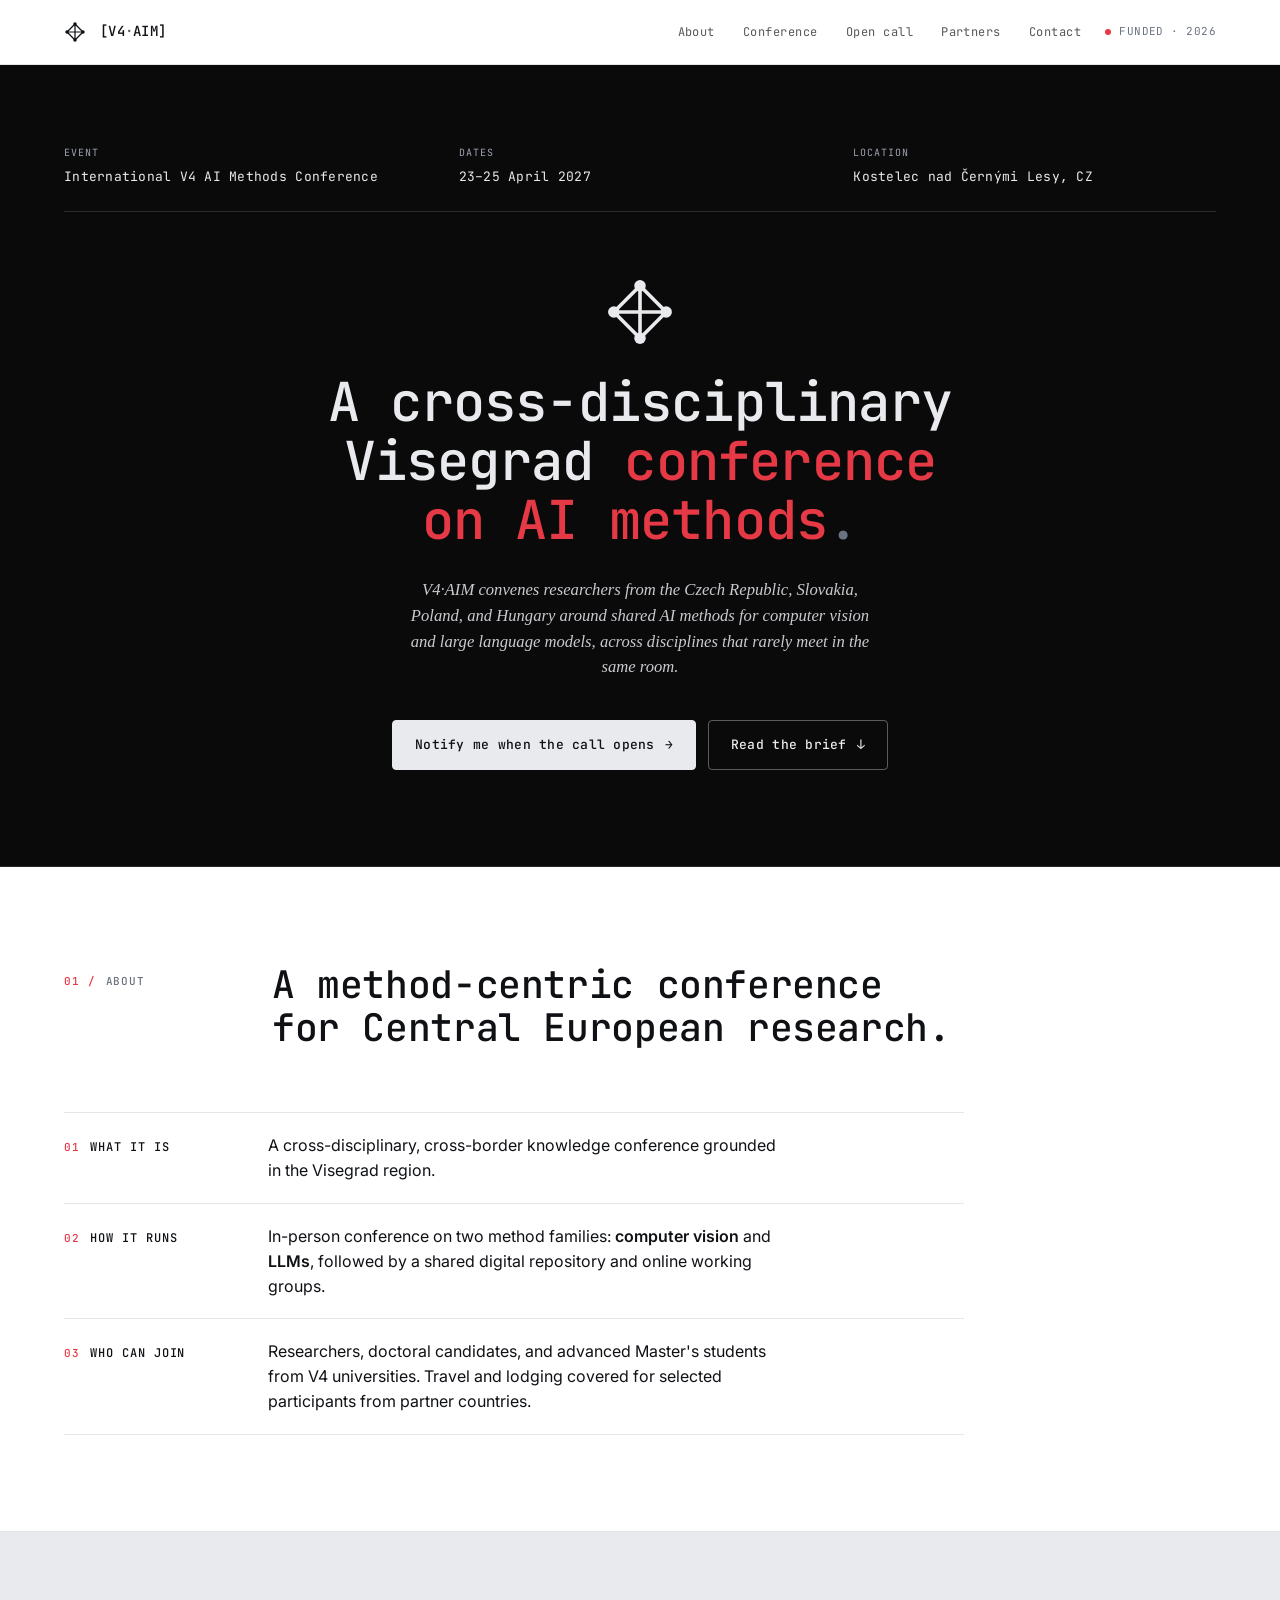
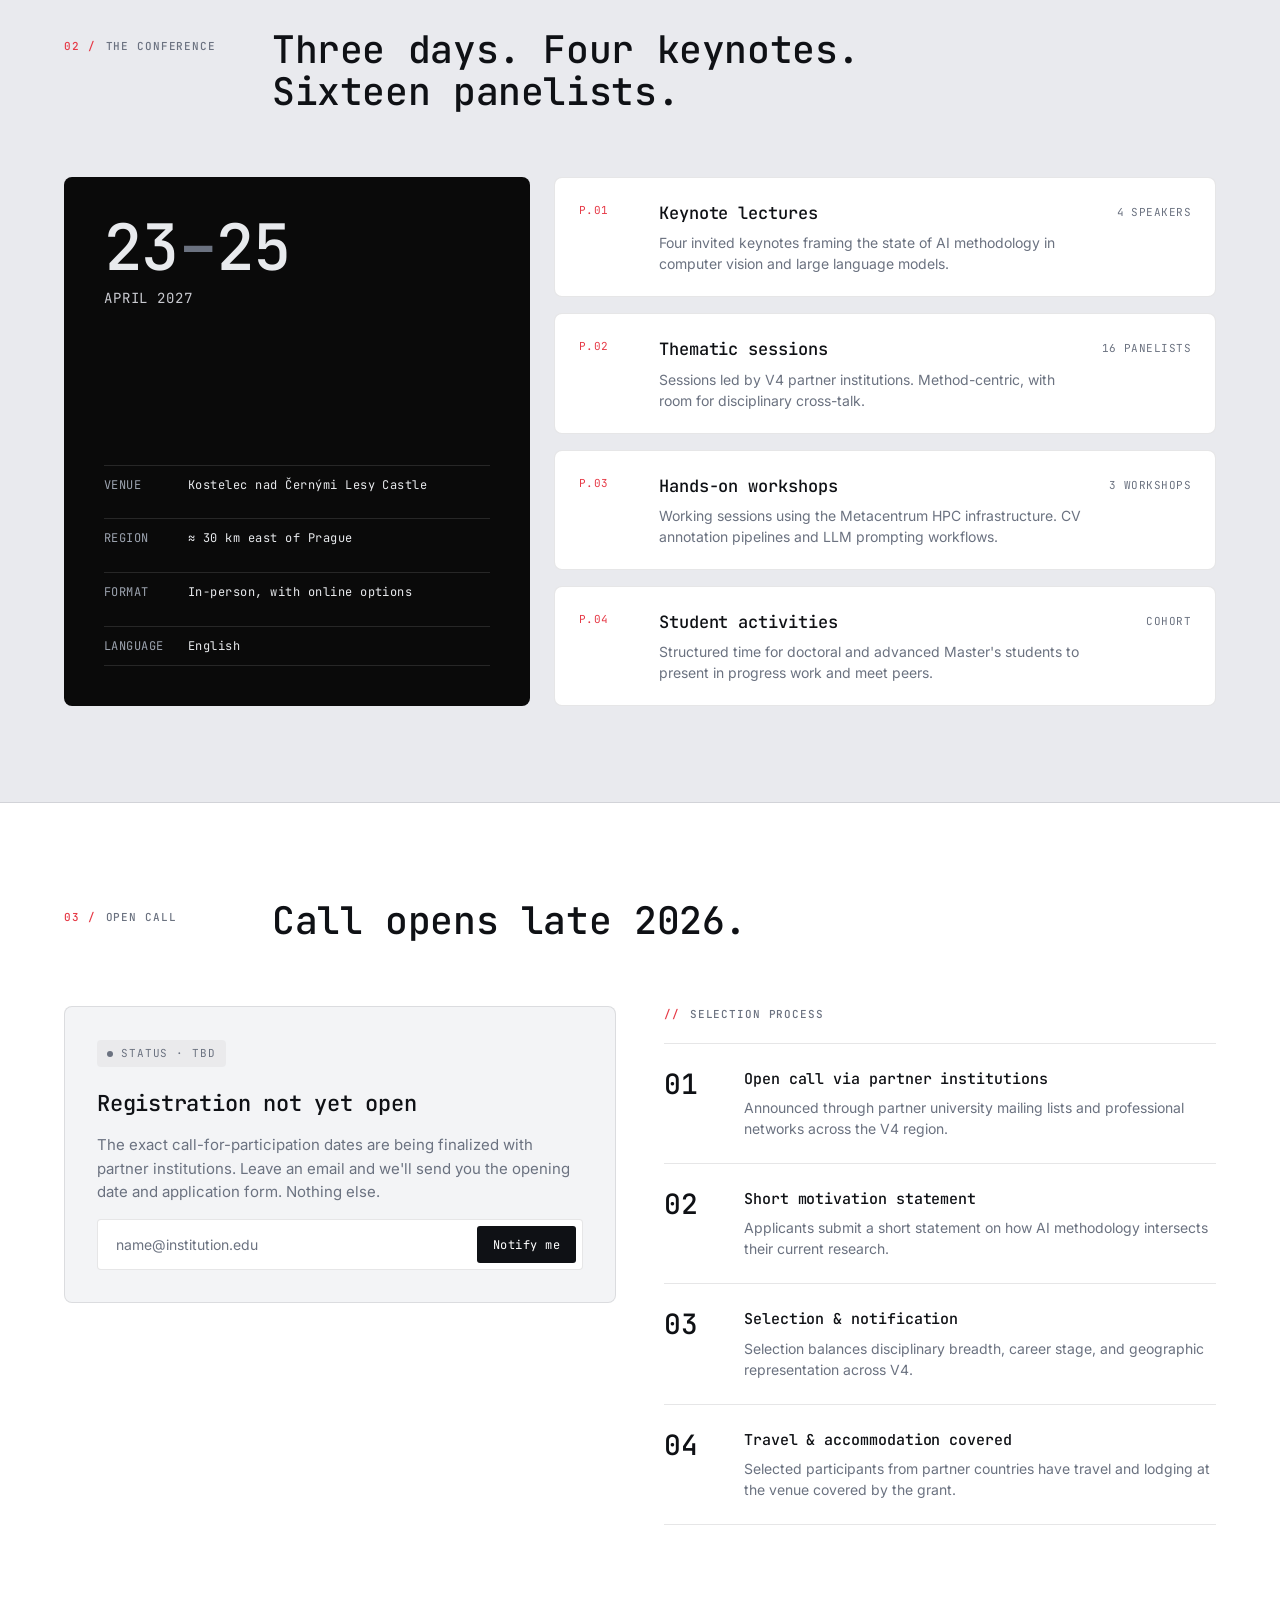
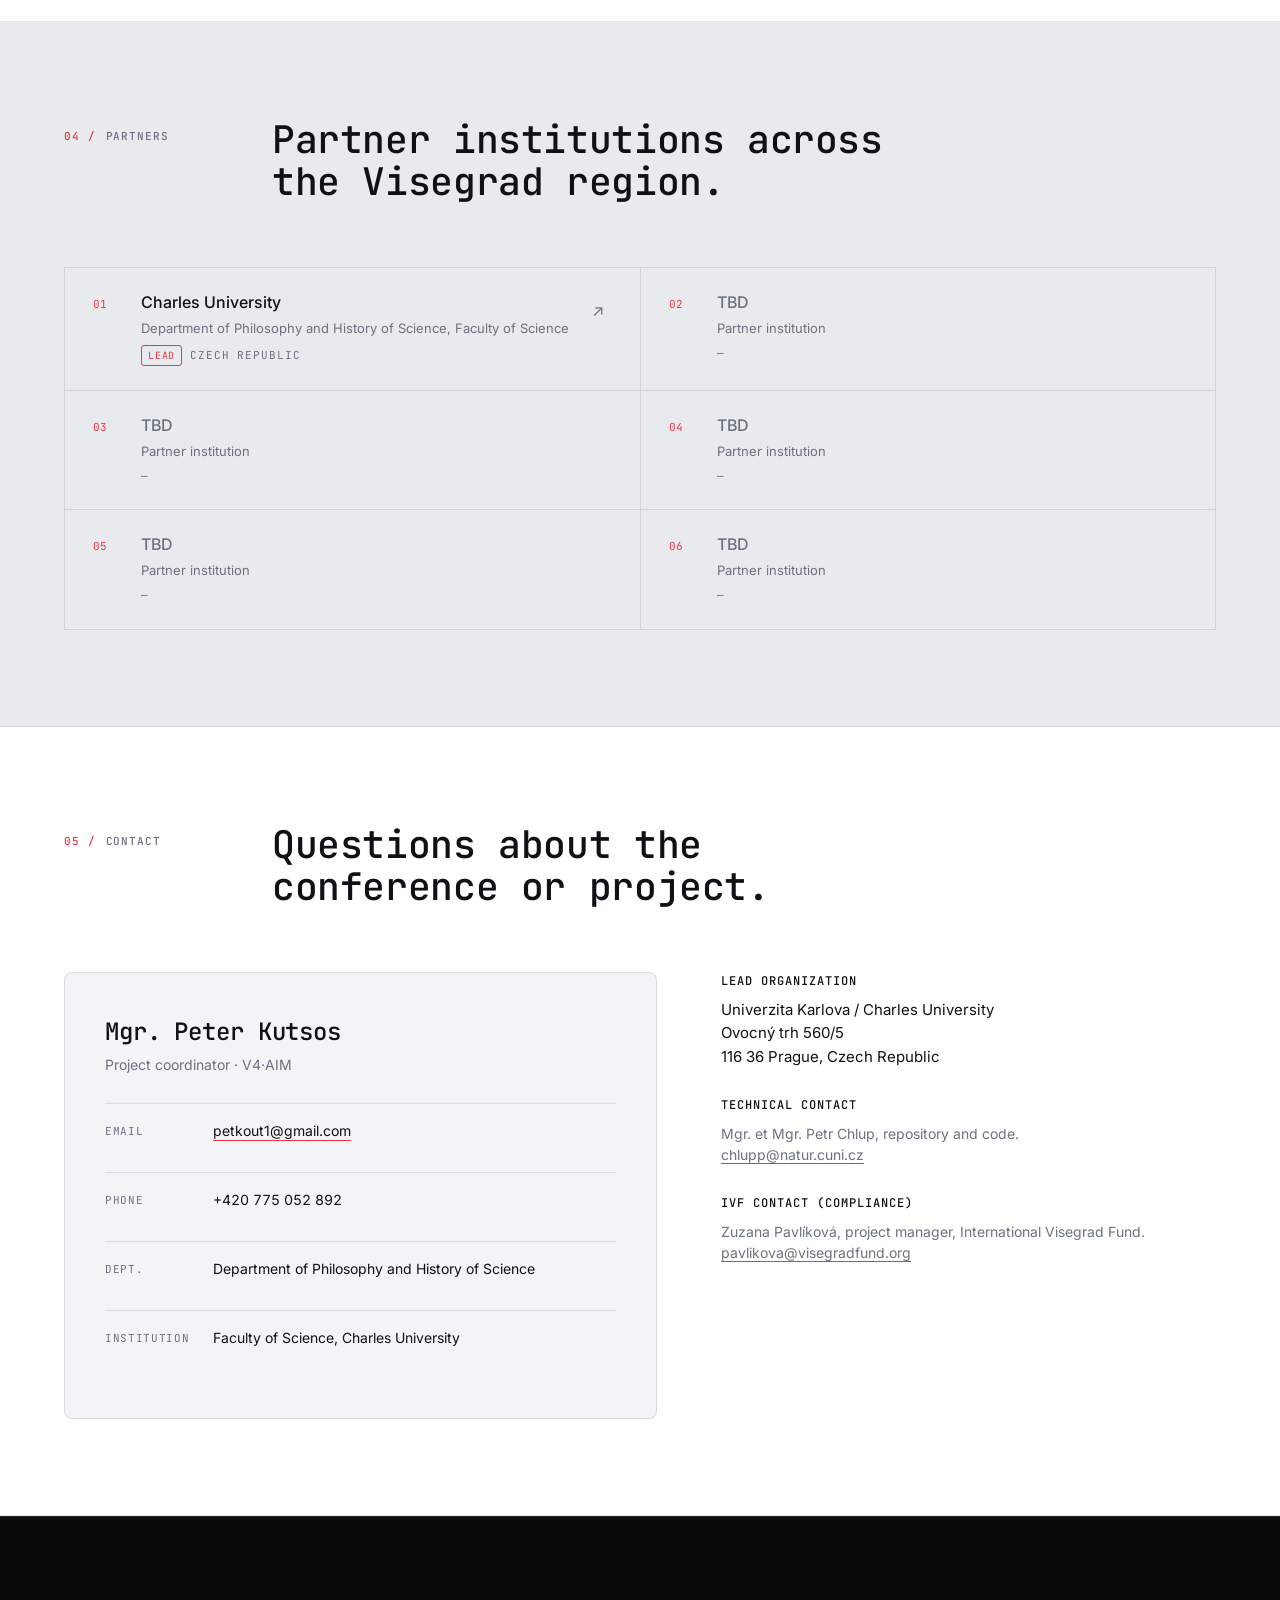
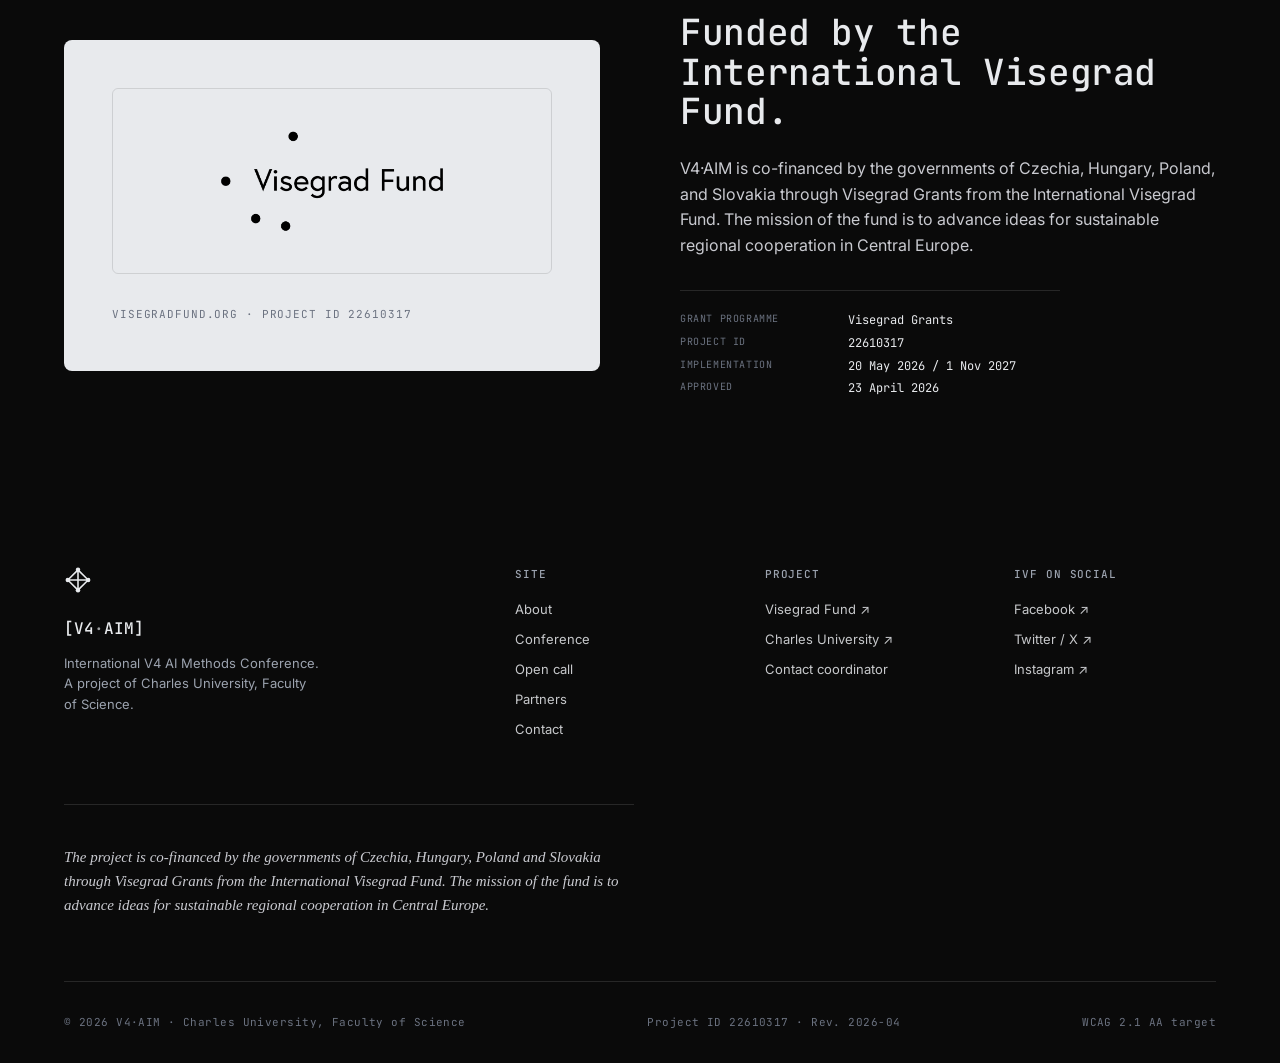
<file: index.html>
<!doctype html>
<html lang="en">
<head>
<meta charset="utf-8" />
<meta name="viewport" content="width=device-width,initial-scale=1" />
<title>V4·AIM · International V4 AI Methods Conference</title>
<meta name="description" content="A cross-disciplinary Visegrad conference on AI methods. 23–25 April 2027, Kostelec nad Černými Lesy, Czech Republic." />
<link rel="preconnect" href="https://fonts.googleapis.com" />
<link rel="preconnect" href="https://fonts.gstatic.com" crossorigin />
<link href="https://fonts.googleapis.com/css2?family=Inter:wght@400;500;600&amp;family=JetBrains+Mono:wght@400;500;700&amp;display=swap" rel="stylesheet" />
<link rel="stylesheet" href="brand/tokens.css" />
<link rel="icon" type="image/svg+xml" href="brand/favicon.svg" />

<style>
  /* ─── Reset & base ──────────────────────────────────────────────── */
  *, *::before, *::after { box-sizing: border-box; }
  html, body { margin: 0; padding: 0; }
  html { scroll-behavior: smooth; }
  body {
    background: var(--page);
    color: var(--v4-ink);
    font-family: var(--v4-font-body);
    font-size: var(--v4-size-body);
    line-height: 1.55;
    -webkit-font-smoothing: antialiased;
    text-rendering: optimizeLegibility;
  }
  img { display: block; max-width: 100%; }
  a { color: inherit; text-decoration: none; }
  p { margin: 0 0 16px; max-width: 68ch; text-wrap: pretty; }

  /* ─── Tokens, local convenience ─── */
  :root {
    color-scheme: light;
    --ease: cubic-bezier(0.2, 0.7, 0.3, 1);
    --container: 1200px;

    /* Ground tiers, lightest (page) to darkest (onyx).
       Page is pure white; panels and section bands use subtle cool greys
       so content stays neutral with no warm/beige cast. */
    --page:      #FFFFFF;
    --surface:   #F3F4F6;   /* cool light grey — cards/panels */
    --surface-2: #E9EAEE;   /* slightly darker cool grey — section bands */
  }

  .wrap { max-width: var(--container); margin: 0 auto; padding: 0 24px; }
  @media (max-width: 720px) { .wrap { padding: 0 16px; } }

  /* ─── Typography helpers ───────────────────────────────────────── */
  .mono { font-family: var(--v4-font-display); }
  .eyebrow {
    font-family: var(--v4-font-display);
    font-weight: 500;
    font-size: 11px;
    letter-spacing: 0.08em;
    text-transform: uppercase;
    color: var(--v4-muted);
  }
  .eyebrow .num { color: var(--v4-accent); margin-right: 10px; }
  .tnum { font-variant-numeric: tabular-nums; }

  /* When a section is banded (darker ground), its panels flip to white so
     they still lift off the surface. */
  section.chap.band .prog-item,
  section.chap.band .contact-card,
  section.chap.band .status-block { background: #FFFFFF; }
  section.chap.band .prog-item:hover { background: var(--surface); }
  section.chap.band .partner:hover { background: rgba(17,17,17,0.04); }

  /* ─── Nav ──────────────────────────────────────────────────────── */
  nav.top {
    position: sticky; top: 0; z-index: 50;
    background: rgba(255, 255, 255, 0.86);
    backdrop-filter: saturate(140%) blur(10px);
    -webkit-backdrop-filter: saturate(140%) blur(10px);
    border-bottom: 0.5px solid var(--v4-rule);
  }
  nav.top .row {
    display: flex; align-items: center; justify-content: space-between;
    height: 64px;
  }
  nav.top .brand {
    display: inline-flex; align-items: center; gap: 14px;
    color: var(--v4-ink);
  }
  nav.top .brand svg.mark { width: 22px; height: 22px; }
  nav.top .brand .wm {
    font-family: var(--v4-font-display);
    font-weight: 500;
    font-size: 14px;
    letter-spacing: 0.02em;
  }
  nav.top .brand .wm .dot { opacity: 0.65; }
  nav.top ul {
    list-style: none; margin: 0; padding: 0;
    display: flex; gap: 28px;
    font-family: var(--v4-font-display);
    font-size: 12px;
    letter-spacing: 0.04em;
  }
  nav.top ul a {
    color: var(--v4-ink); opacity: 0.7;
    transition: opacity 150ms var(--ease);
    padding: 4px 0;
    border-bottom: 1px solid transparent;
  }
  nav.top ul a:hover { opacity: 1; border-bottom-color: var(--v4-accent); }
  nav.top .nav-right { display: flex; align-items: center; gap: 24px; }
  nav.top .status {
    display: inline-flex; align-items: center; gap: 8px;
    font-family: var(--v4-font-display);
    font-size: 11px;
    letter-spacing: 0.04em;
    color: var(--v4-muted);
    text-transform: uppercase;
  }
  nav.top .status::before {
    content: ""; width: 6px; height: 6px; border-radius: 50%;
    background: var(--v4-accent);
    box-shadow: 0 0 0 0 rgba(230,57,70,0.5);
    animation: pulse 2.4s infinite var(--ease);
  }
  @keyframes pulse {
    0%, 100% { box-shadow: 0 0 0 0 rgba(230,57,70,0.4); }
    50% { box-shadow: 0 0 0 6px rgba(230,57,70,0); }
  }
  @media (prefers-reduced-motion: reduce) {
    nav.top .status::before { animation: none; }
  }
  @media (max-width: 820px) {
    nav.top ul { display: none; }
  }

  /* ─── Hero ─────────────────────────────────────────────────────── */
  .hero {
    padding: 80px 0 96px;
    background: var(--v4-onyx);
    color: var(--v4-bone);
    border-bottom: 0.5px solid rgba(242,242,242,0.12);
    position: relative;
  }
  .hero .meta-row {
    display: grid;
    grid-template-columns: 1fr 1fr 1fr;
    gap: 32px;
    margin-bottom: 64px;
    padding-bottom: 24px;
    border-bottom: 0.5px solid rgba(242,242,242,0.14);
  }
  .hero .meta-row .cell {
    display: grid; gap: 6px;
  }
  .hero .meta-row .cell .k {
    font-family: var(--v4-font-display);
    font-size: 10px;
    letter-spacing: 0.1em;
    text-transform: uppercase;
    color: #9CA3AF;
  }
  .hero .meta-row .cell .v {
    font-family: var(--v4-font-display);
    font-size: 13px;
    letter-spacing: 0.02em;
    color: var(--v4-bone);
    font-variant-numeric: tabular-nums;
  }
  @media (max-width: 720px) {
    .hero .meta-row { grid-template-columns: 1fr; gap: 12px; }
  }

  .hero h1 {
    font-family: var(--v4-font-display);
    font-weight: 500;
    font-size: clamp(30px, 4.2vw, 56px);
    line-height: 1.1;
    letter-spacing: -0.015em;
    margin: 0 0 28px;
    text-wrap: balance;
    /* Desktop default: centered. Mobile override below flips to left. */
    text-align: center;
    max-width: 22ch;
    margin-left: auto;
    margin-right: auto;
    color: var(--v4-bone);
  }
  .hero h1 .aim {
    position: relative;
    display: inline-block;
  }
  .hero h1 .aim::after {
    content: "";
    position: absolute;
    left: 0; right: 0; bottom: 0.06em;
    height: 0.14em;
    background: var(--v4-accent);
    z-index: -1;
    opacity: 1;
  }
  .hero h1 .brk { color: #6B7280; font-weight: 400; }

  .hero .lede {
    font-family: var(--v4-font-serif);
    font-size: clamp(15px, 1.3vw, 18px);
    line-height: 1.55;
    color: #C9CAD0;
    max-width: 58ch;
    /* Desktop: centered block; mobile override flips to left. */
    margin: 0 auto 40px;
    font-style: italic;
    text-align: center;
  }
  /* Two ledes: default (desktop) shows the longer copy; mobile override below
     swaps in the brief mobile version for better scannability on phones. */
  .hero .lede.mobile { display: none; }
  /* Red accent on the hero headline — picks out the V4 tag and the period
     so the composition has a punch of the brand color before AIM underline. */
  .hero h1 .hl { color: var(--v4-accent); }

  .hero .hero-grid {
    display: grid;
    grid-template-columns: 1fr;
    gap: 40px;
    /* Desktop: center the hero column; mobile override below flips to start. */
    justify-items: center;
  }

  .hero .cta-group {
    display: flex; gap: 12px; flex-wrap: wrap;
    justify-content: center;
  }
  /* Buttons on the dark hero: primary stays filled white, ghost gets a light
     border and white text so it's legible against black. */
  .hero .btn {
    background: var(--v4-bone);
    color: var(--v4-ink);
    border-color: var(--v4-bone);
  }
  .hero .btn:hover {
    background: var(--v4-accent);
    color: #fff;
    border-color: var(--v4-accent);
  }
  .hero .btn.ghost {
    background: transparent;
    color: var(--v4-bone);
    border-color: rgba(242,242,242,0.35);
  }
  .hero .btn.ghost:hover {
    background: transparent;
    color: var(--v4-accent);
    border-color: var(--v4-accent);
  }
  .btn {
    display: inline-flex; align-items: center; gap: 10px;
    font-family: var(--v4-font-display);
    font-weight: 500;
    font-size: 13px;
    letter-spacing: 0.02em;
    padding: 14px 22px;
    border-radius: 4px;
    border: 0.5px solid var(--v4-ink);
    background: var(--v4-ink);
    color: var(--page);
    transition: transform 150ms var(--ease), background 150ms var(--ease);
  }
  .btn:hover { background: var(--v4-accent); border-color: var(--v4-accent); }
  .btn.ghost {
    background: transparent; color: var(--v4-ink);
    border: 0.5px solid rgba(17,17,17,0.4);
  }
  .btn.ghost:hover {
    background: transparent; color: var(--v4-accent);
    border-color: var(--v4-accent);
  }
  .btn .arr { transition: transform 150ms var(--ease); }
  .btn:hover .arr { transform: translateX(3px); }

  /* Hero mark, centered above the headline on desktop; left-aligned on mobile. */
  .hero .mark-stage {
    display: flex; align-items: center; justify-content: center;
    margin-bottom: 24px;
    position: relative;
  }
  .hero .mark-stage svg {
    width: 72px;
    height: auto;
    color: var(--v4-bone);
    overflow: visible;
  }
  /* Ring-pulse from center of the crosshair: concentric red rings expand outward and fade. */
  .hero .mark-stage .ring {
    animation: ringpulse 3.6s infinite var(--ease);
  }
  .hero .mark-stage .ring-1 { animation-delay: 0s; }
  .hero .mark-stage .ring-2 { animation-delay: 1.2s; }
  .hero .mark-stage .ring-3 { animation-delay: 2.4s; }
  @keyframes ringpulse {
    0%   { r: 2;  opacity: 0.75; stroke-width: 1.4; }
    80%  { r: 22; opacity: 0;    stroke-width: 0.4; }
    100% { r: 22; opacity: 0;    stroke-width: 0.4; }
  }
  @media (prefers-reduced-motion: reduce) {
    .hero .mark-stage .ring { animation: none; opacity: 0; }
  }

  /* ─── Section scaffolding ──────────────────────────────────────── */
  section.chap {
    padding: 96px 0;
    border-bottom: 0.5px solid var(--v4-rule);
    background: var(--page);
    scroll-margin-top: 80px;
  }
  /* Alternate bands so sections have visual rhythm against the white page. */
  section.chap.band { background: var(--surface-2); }
  section.chap > .wrap > header.chap-h {
    display: grid;
    grid-template-columns: 160px 1fr;
    gap: 48px;
    align-items: start;
    margin-bottom: 64px;
  }
  section.chap > .wrap > header.chap-h .eyebrow {
    padding-top: 10px;
  }
  section.chap h2 {
    font-family: var(--v4-font-display);
    font-weight: 500;
    /* Slightly smaller + wider max-width so long titles don't wrap into
       tall stacks on desktop. Mobile override below. */
    font-size: clamp(26px, 3vw, 38px);
    line-height: 1.12;
    letter-spacing: -0.01em;
    margin: 0;
    max-width: 44ch;
    text-wrap: balance;
  }
  @media (max-width: 720px) {
    section.chap { padding: 64px 0; }
    section.chap > .wrap > header.chap-h {
      grid-template-columns: 1fr;
      gap: 16px;
      margin-bottom: 40px;
    }
  }

  /* ─── About ────────────────────────────────────────────────────── */
  .about-grid {
    display: grid;
    grid-template-columns: 1.4fr 1fr;
    gap: 64px;
    align-items: start;
  }
  /* Single-column variant — used now that the Objectives aside is gone. */
  .about-grid.single { grid-template-columns: 1fr; max-width: 900px; }
  @media (max-width: 900px) {
    .about-grid { grid-template-columns: 1fr; gap: 40px; }
  }
  .about-grid .prose p {
    font-size: 17px;
    line-height: 1.6;
    max-width: 60ch;
  }
  .about-grid .prose p.lede {
    font-family: var(--v4-font-serif);
    font-size: 20px;
    line-height: 1.5;
    color: var(--v4-ink);
    margin-bottom: 24px;
    font-style: italic;
  }
  /* Fact blocks — replaces the long three-paragraph block with a scannable
     index-card layout. Each row: numbered eyebrow label + a one-line body.
     Reads fast on both desktop and mobile. */
  .fact-blocks {
    margin: 0;
    display: grid;
    gap: 0;
    border-top: 0.5px solid var(--v4-rule);
  }
  .fact-blocks .fact {
    display: grid;
    grid-template-columns: 180px 1fr;
    gap: 24px;
    padding: 20px 0;
    border-bottom: 0.5px solid var(--v4-rule);
    align-items: baseline;
  }
  .fact-blocks .fact dt {
    font-family: var(--v4-font-display);
    font-size: 12px;
    font-weight: 500;
    letter-spacing: 0.08em;
    text-transform: uppercase;
    color: var(--v4-ink);
    display: flex;
    align-items: baseline;
    gap: 10px;
    margin: 0;
  }
  .fact-blocks .fact dt .fn {
    color: var(--v4-accent);
    font-size: 11px;
  }
  .fact-blocks .fact dd {
    margin: 0;
    font-family: var(--v4-font-body);
    font-size: 16px;
    line-height: 1.55;
    color: var(--v4-ink);
    max-width: 52ch;
  }
  .fact-blocks .fact dd b { font-weight: 600; color: var(--v4-ink); }
  @media (max-width: 720px) {
    .fact-blocks .fact {
      grid-template-columns: 1fr;
      gap: 6px;
      padding: 16px 0;
    }
    .fact-blocks .fact dd { font-size: 15px; }
  }
  .obj-list {
    list-style: none; margin: 0; padding: 0;
    display: grid;
    gap: 0;
    border-top: 0.5px solid var(--v4-rule);
  }
  .obj-list li {
    display: grid;
    grid-template-columns: 40px 1fr;
    gap: 16px;
    padding: 18px 0;
    border-bottom: 0.5px solid var(--v4-rule);
    align-items: baseline;
  }
  .obj-list li .n {
    font-family: var(--v4-font-display);
    font-size: 11px;
    color: var(--v4-accent);
    letter-spacing: 0.04em;
  }
  .obj-list li .t {
    font-size: 15px;
    line-height: 1.45;
    color: var(--v4-ink);
  }

  /* ─── Conference / program ────────────────────────────────────── */
  .conf-grid {
    display: grid;
    grid-template-columns: repeat(12, 1fr);
    gap: 24px;
  }
  @media (max-width: 900px) {
    .conf-grid { grid-template-columns: 1fr; gap: 16px; }
  }
  .dateplate {
    grid-column: span 5;
    background: var(--v4-onyx);
    color: var(--v4-bone);
    border-radius: 8px;
    padding: 40px;
    display: grid;
    gap: 24px;
    align-content: space-between;
    min-height: 360px;
  }
  .dateplate .big {
    font-family: var(--v4-font-display);
    font-weight: 500;
    font-size: clamp(44px, 5vw, 72px);
    line-height: 0.95;
    letter-spacing: -0.01em;
    font-variant-numeric: tabular-nums;
  }
  .dateplate .big .mo { color: var(--v4-muted); }
  .dateplate .meta {
    display: grid; gap: 14px;
    font-family: var(--v4-font-display);
    font-size: 12px;
    letter-spacing: 0.04em;
  }
  .dateplate .meta .row {
    display: grid;
    grid-template-columns: 72px 1fr;
    gap: 12px;
    padding: 10px 0;
    border-top: 0.5px solid rgba(242,242,242,0.12);
  }
  .dateplate .meta .row:last-child { border-bottom: 0.5px solid rgba(242,242,242,0.12); }
  .dateplate .meta .row .k { color: #9CA3AF; text-transform: uppercase; }
  .dateplate .meta .row .v { color: var(--v4-bone); }

  .program {
    grid-column: span 7;
    display: grid;
    gap: 16px;
  }
  @media (max-width: 900px) {
    .dateplate, .program { grid-column: span 1; }
  }
  .prog-item {
    display: grid;
    grid-template-columns: 56px 1fr auto;
    gap: 24px;
    padding: 22px 24px;
    border: 0.5px solid var(--v4-rule);
    border-radius: 8px;
    background: var(--surface);
    align-items: start;
    transition: border-color 150ms var(--ease), background 150ms var(--ease);
  }
  .prog-item:hover { border-color: rgba(17,17,17,0.3); background: #EEF0F3; }
  .prog-item .idx {
    font-family: var(--v4-font-display);
    font-size: 11px;
    color: var(--v4-accent);
    letter-spacing: 0.04em;
    padding-top: 2px;
  }
  .prog-item .body h3 {
    font-family: var(--v4-font-display);
    font-weight: 500;
    font-size: 17px;
    margin: 0 0 6px;
    letter-spacing: -0.005em;
  }
  .prog-item .body p {
    font-size: 14px;
    color: var(--v4-muted);
    margin: 0;
    line-height: 1.5;
  }
  .prog-item .count {
    font-family: var(--v4-font-display);
    font-size: 11px;
    color: var(--v4-muted);
    letter-spacing: 0.04em;
    text-transform: uppercase;
    padding-top: 4px;
    white-space: nowrap;
  }
  @media (max-width: 600px) {
    .prog-item { grid-template-columns: 40px 1fr; gap: 12px; padding: 18px 18px; }
    .prog-item .count { grid-column: 2; padding-top: 6px; }
  }

  .conf-note {
    margin-top: 32px;
    padding: 20px 24px;
    border-left: 2px solid var(--v4-accent);
    background: rgba(230,57,70,0.04);
    font-size: 15px;
    color: var(--v4-ink);
    max-width: 720px;
    border-radius: 2px;
  }
  .conf-note .label {
    font-family: var(--v4-font-display);
    font-size: 11px;
    letter-spacing: 0.06em;
    text-transform: uppercase;
    color: var(--v4-accent);
    display: block;
    margin-bottom: 6px;
  }

  /* ─── Open Call placeholder ───────────────────────────────────── */
  .call {
    display: grid;
    grid-template-columns: 1fr 1fr;
    gap: 48px;
    align-items: start;
  }
  @media (max-width: 900px) { .call { grid-template-columns: 1fr; } }
  .call .status-block {
    padding: 32px;
    background: var(--surface);
    border: 0.5px solid var(--v4-rule);
    border-radius: 8px;
  }
  .call .status-block .tag {
    display: inline-flex; align-items: center; gap: 8px;
    font-family: var(--v4-font-display);
    font-size: 11px;
    letter-spacing: 0.08em;
    text-transform: uppercase;
    color: var(--v4-muted);
    padding: 5px 10px;
    background: rgba(17,17,17,0.04);
    border-radius: 4px;
    margin-bottom: 20px;
  }
  .call .status-block .tag::before {
    content: ""; width: 6px; height: 6px; border-radius: 50%;
    background: var(--v4-muted);
  }
  .call .status-block h3 {
    font-family: var(--v4-font-display);
    font-weight: 500;
    font-size: 22px;
    margin: 0 0 12px;
    letter-spacing: -0.01em;
  }
  .call .status-block p { font-size: 15px; color: var(--v4-muted); margin: 0 0 16px; }
  .call .mail-wait {
    display: flex; gap: 8px;
    padding: 6px;
    border: 0.5px solid var(--v4-rule);
    border-radius: 4px;
    background: #FFFFFF;
    margin-top: 8px;
  }
  .call .mail-wait input {
    flex: 1;
    border: 0; background: transparent; padding: 10px 12px;
    font-family: var(--v4-font-body);
    font-size: 14px;
    color: var(--v4-ink);
    outline: none;
  }
  .call .mail-wait input::placeholder { color: var(--v4-muted); }
  .call .mail-wait button {
    font-family: var(--v4-font-display);
    font-size: 12px;
    letter-spacing: 0.04em;
    padding: 10px 16px;
    border: 0;
    background: var(--v4-ink);
    color: var(--page);
    border-radius: 3px;
    cursor: pointer;
    transition: background 150ms var(--ease);
  }
  .call .mail-wait button:hover { background: var(--v4-accent); }
  .call .mail-wait.ok button { background: #166534; }

  .selection {
    display: grid; gap: 0;
    border-top: 0.5px solid var(--v4-rule);
  }
  .selection .step {
    display: grid;
    grid-template-columns: 60px 1fr;
    gap: 20px;
    padding: 24px 0;
    border-bottom: 0.5px solid var(--v4-rule);
  }
  .selection .step .n {
    font-family: var(--v4-font-display);
    font-size: 28px;
    font-weight: 500;
    color: var(--v4-ink);
    font-variant-numeric: tabular-nums;
    line-height: 1;
    padding-top: 2px;
  }
  .selection .step h4 {
    font-family: var(--v4-font-display);
    font-weight: 500;
    font-size: 15px;
    margin: 0 0 6px;
    letter-spacing: -0.005em;
  }
  .selection .step p {
    font-size: 14px;
    color: var(--v4-muted);
    margin: 0;
    line-height: 1.5;
  }

  /* ─── Partners ─────────────────────────────────────────────────── */
  .partners {
    display: grid;
    grid-template-columns: repeat(2, 1fr);
    gap: 0;
    border-top: 0.5px solid var(--v4-rule);
    border-left: 0.5px solid var(--v4-rule);
  }
  @media (max-width: 720px) {
    .partners { grid-template-columns: 1fr; border-left: 0; }
  }
  .partner {
    display: grid;
    grid-template-columns: 32px 1fr 20px;
    gap: 16px;
    padding: 24px 28px;
    border-bottom: 0.5px solid var(--v4-rule);
    border-right: 0.5px solid var(--v4-rule);
    align-items: start;
    background: transparent;
    transition: background 150ms var(--ease);
  }
  @media (max-width: 720px) { .partner { border-right: 0; } }
  .partner:hover { background: rgba(17,17,17,0.02); }
  .partner .idx {
    font-family: var(--v4-font-display);
    font-size: 11px;
    color: var(--v4-accent);
    letter-spacing: 0.04em;
    padding-top: 4px;
  }
  .partner .name {
    display: grid; gap: 6px;
  }
  .partner .name .org {
    font-family: var(--v4-font-body);
    font-weight: 500;
    font-size: 16px;
    color: var(--v4-ink);
    line-height: 1.3;
  }
  .partner .name .dept {
    font-size: 13px;
    color: var(--v4-muted);
    line-height: 1.4;
  }
  .partner .name .country {
    font-family: var(--v4-font-display);
    font-size: 11px;
    letter-spacing: 0.08em;
    text-transform: uppercase;
    color: var(--v4-muted);
    margin-top: 2px;
    display: inline-flex; align-items: center; gap: 8px;
  }
  .partner .name .country.lead::before {
    content: "LEAD";
    color: var(--v4-accent);
    padding: 2px 6px;
    border: 0.5px solid var(--v4-accent);
    border-radius: 3px;
    font-size: 10px;
    letter-spacing: 0.08em;
  }
  .partner .arrow {
    padding-top: 6px;
    color: var(--v4-muted);
    transition: transform 150ms var(--ease), color 150ms var(--ease);
  }
  .partner:hover .arrow { color: var(--v4-accent); transform: translate(3px, -3px); }

  /* ─── Contact ──────────────────────────────────────────────────── */
  .contact-grid {
    display: grid;
    grid-template-columns: 1.2fr 1fr;
    gap: 64px;
    align-items: start;
  }
  @media (max-width: 900px) { .contact-grid { grid-template-columns: 1fr; gap: 40px; } }
  .contact-card {
    padding: 40px;
    background: var(--surface);
    border: 0.5px solid var(--v4-rule);
    border-radius: 8px;
  }
  .contact-card .name {
    font-family: var(--v4-font-display);
    font-weight: 500;
    font-size: 24px;
    letter-spacing: -0.005em;
    margin: 0 0 4px;
  }
  .contact-card .role {
    font-size: 14px;
    color: var(--v4-muted);
    margin-bottom: 28px;
  }
  .contact-card .dl {
    display: grid;
    grid-template-columns: 88px 1fr;
    gap: 8px 20px;
    font-size: 14px;
    padding: 16px 0;
    border-top: 0.5px solid var(--v4-rule);
  }
  .contact-card .dl dt {
    font-family: var(--v4-font-display);
    font-size: 11px;
    letter-spacing: 0.06em;
    text-transform: uppercase;
    color: var(--v4-muted);
    padding-top: 3px;
  }
  .contact-card .dl dd {
    margin: 0;
    font-family: var(--v4-font-body);
    color: var(--v4-ink);
  }
  .contact-card .dl dd a { border-bottom: 1px solid var(--v4-accent); padding-bottom: 1px; }
  .contact-card .dl dd a:hover { color: var(--v4-accent); }

  .contact-aux {
    display: grid; gap: 28px;
    font-size: 14px;
    color: var(--v4-muted);
    line-height: 1.55;
  }
  .contact-aux h4 {
    font-family: var(--v4-font-display);
    font-weight: 500;
    font-size: 12px;
    letter-spacing: 0.08em;
    text-transform: uppercase;
    color: var(--v4-ink);
    margin: 0 0 8px;
  }
  .contact-aux p { margin: 0; }
  .contact-aux .addr { color: var(--v4-ink); font-size: 15px; }

  /* ─── Funding / Visegrad ──────────────────────────────────────── */
  .funding {
    background: var(--v4-onyx);
    color: var(--v4-bone);
    padding: 96px 0;
    border-top: 0.5px solid rgba(242,242,242,0.12);
  }
  .funding .fgrid {
    display: grid;
    grid-template-columns: 1fr 1fr;
    gap: 80px;
    align-items: center;
  }
  @media (max-width: 900px) { .funding .fgrid { grid-template-columns: 1fr; gap: 48px; } }
  .funding .vf-block {
    display: grid; gap: 32px;
    padding: 48px;
    background: #E8EAED;
    border-radius: 8px;
    color: var(--v4-ink);
    align-items: center;
  }
  .funding .vf-block a.vf {
    display: grid;
    place-items: center;
    padding: 28px 32px;
    border: 0.5px solid rgba(17,17,17,0.12);
    border-radius: 6px;
    transition: border-color 150ms var(--ease);
  }
  .funding .vf-block a.vf:hover { border-color: var(--v4-ink); }
  .funding .vf-block a.vf img.vf-logotype { width: 100%; max-width: 280px; height: auto; display: block; }
  .funding .vf-block .caption {
    font-family: var(--v4-font-display);
    font-size: 11px;
    letter-spacing: 0.08em;
    text-transform: uppercase;
    color: var(--v4-muted);
  }
  .funding .fgrid .copy h2 {
    font-family: var(--v4-font-display);
    font-weight: 500;
    font-size: clamp(26px, 3vw, 36px);
    line-height: 1.1;
    letter-spacing: -0.01em;
    margin: 0 0 24px;
    color: var(--v4-bone);
  }
  .funding .fgrid .copy p {
    font-size: 16px;
    color: #C9CAD0;
    line-height: 1.6;
    max-width: 54ch;
  }
  .funding .fgrid .copy .ids {
    margin-top: 32px;
    display: grid;
    grid-template-columns: auto auto;
    gap: 4px 24px;
    font-family: var(--v4-font-display);
    font-size: 12px;
    color: #9CA3AF;
    padding-top: 20px;
    border-top: 0.5px solid rgba(242,242,242,0.12);
    max-width: 380px;
  }
  .funding .fgrid .copy .ids .k { color: #6B7280; letter-spacing: 0.06em; text-transform: uppercase; font-size: 10px; }
  .funding .fgrid .copy .ids .v { color: var(--v4-bone); font-variant-numeric: tabular-nums; }

  /* ─── Footer ───────────────────────────────────────────────────── */
  footer.site {
    background: var(--v4-onyx);
    color: var(--v4-bone);
    padding: 72px 0 32px;
  }
  footer.site .ftop {
    display: grid;
    grid-template-columns: 2fr 1fr 1fr 1fr;
    gap: 48px;
    padding-bottom: 48px;
    border-bottom: 0.5px solid rgba(242,242,242,0.12);
  }
  @media (max-width: 900px) { footer.site .ftop { grid-template-columns: 1fr 1fr; gap: 32px; } }
  @media (max-width: 560px) { footer.site .ftop { grid-template-columns: 1fr; } }
  footer.site .brand-blk svg.mark { width: 28px; height: 28px; color: var(--v4-bone); margin-bottom: 16px; }
  footer.site .brand-blk .wm {
    font-family: var(--v4-font-display);
    font-weight: 500;
    font-size: 16px;
    margin-bottom: 12px;
    color: var(--v4-bone);
  }
  footer.site .brand-blk .wm .dot { opacity: 0.65; }
  footer.site .brand-blk p {
    font-size: 13px;
    color: #9CA3AF;
    max-width: 36ch;
    line-height: 1.55;
  }
  footer.site h4 {
    font-family: var(--v4-font-display);
    font-weight: 500;
    font-size: 11px;
    letter-spacing: 0.08em;
    text-transform: uppercase;
    color: #9CA3AF;
    margin: 0 0 16px;
  }
  footer.site ul {
    list-style: none; margin: 0; padding: 0;
    display: grid; gap: 10px;
    font-size: 13px;
  }
  footer.site ul a {
    color: var(--v4-bone); opacity: 0.85;
    transition: color 150ms var(--ease), opacity 150ms var(--ease);
  }
  footer.site ul a:hover { color: var(--v4-accent); opacity: 1; }
  footer.site .fbottom {
    padding-top: 32px;
    display: flex; justify-content: space-between; align-items: baseline;
    gap: 24px; flex-wrap: wrap;
    font-family: var(--v4-font-display);
    font-size: 11px;
    letter-spacing: 0.04em;
    color: #6B7280;
  }
  footer.site .fbottom a:hover { color: var(--v4-accent); }
  footer.site .support {
    grid-column: 1 / -1;
    padding-top: 40px;
    margin-top: 16px;
    border-top: 0.5px solid rgba(242,242,242,0.12);
    font-family: var(--v4-font-serif);
    font-style: italic;
    color: #C9CAD0;
    font-size: 15px;
    line-height: 1.6;
    max-width: 76ch;
  }

  /* ─── Skip link (a11y) ─────────────────────────────────────────── */
  .skip {
    position: absolute; left: -9999px; top: 0;
    background: var(--v4-ink); color: var(--page);
    padding: 8px 14px; font-family: var(--v4-font-display); font-size: 12px;
    z-index: 100;
  }
  .skip:focus { left: 8px; top: 8px; }

  /* ─── Focus styles ─────────────────────────────────────────────── */
  a:focus-visible, button:focus-visible, input:focus-visible {
    outline: 2px solid var(--v4-accent);
    outline-offset: 2px;
    border-radius: 2px;
  }
  /* ─────────────────────────────────────────────────────────────────
     MOBILE LAYER — applies at ≤720px.
     Mobile-first intent: comfortable single-column stack, generous touch
     targets (52px min), type scale tightened (h2 ~34–38, h1 ~44), hero
     swaps the animated crosshair for a static mark, Conference program
     and Partners become horizontal scroll-snap carousels, the date-plate
     sticks to the top of the conference section while scrolling, and a
     floating "Join waitlist" CTA appears once the user scrolls past hero.
     ───────────────────────────────────────────────────────────────── */

  /* Hamburger button + overlay: base styles (hidden on desktop). */
  nav.top .nav-burger {
    display: none;
    width: 44px; height: 44px;
    background: transparent;
    border: 0.5px solid var(--v4-rule);
    border-radius: 4px;
    cursor: pointer;
    padding: 0;
    flex-direction: column;
    align-items: center;
    justify-content: center;
    gap: 5px;
  }
  nav.top .nav-burger span {
    display: block;
    width: 18px; height: 1.5px;
    background: var(--v4-ink);
    transition: transform 180ms var(--ease);
  }
  nav.top .nav-burger[aria-expanded="true"] span:first-child {
    transform: translateY(3.25px) rotate(45deg);
  }
  nav.top .nav-burger[aria-expanded="true"] span:last-child {
    transform: translateY(-3.25px) rotate(-45deg);
  }

  .nav-overlay {
    position: fixed; inset: 0;
    background: rgba(255,255,255,0.98);
    backdrop-filter: saturate(140%) blur(18px);
    -webkit-backdrop-filter: saturate(140%) blur(18px);
    z-index: 100;
    opacity: 0;
    transition: opacity 200ms var(--ease);
  }
  .nav-overlay.open { opacity: 1; }
  .nav-overlay-inner {
    max-width: var(--container);
    margin: 0 auto;
    padding: 20px 24px 40px;
    min-height: 100%;
    display: grid;
    grid-template-rows: auto 1fr auto;
    gap: 32px;
  }
  .nav-overlay-top {
    display: flex; align-items: center; justify-content: space-between;
  }
  .nav-overlay-top .wm {
    font-family: var(--v4-font-display);
    font-weight: 500;
    font-size: 14px;
    letter-spacing: 0.04em;
  }
  .nav-overlay-top .wm .dot { color: var(--v4-accent); }
  .nav-overlay-close {
    min-height: 44px;
    padding: 10px 18px;
    background: transparent;
    border: 0.5px solid var(--v4-ink);
    border-radius: 3px;
    color: var(--v4-ink);
    font-family: var(--v4-font-display);
    font-size: 12px;
    letter-spacing: 0.06em;
    text-transform: uppercase;
    cursor: pointer;
  }
  .nav-overlay nav ol {
    list-style: none;
    margin: 0; padding: 0;
    display: grid;
    gap: 4px;
    align-content: center;
  }
  .nav-overlay nav ol li a {
    display: grid;
    grid-template-columns: 40px 1fr;
    gap: 16px;
    align-items: baseline;
    min-height: 56px;
    padding: 14px 4px;
    font-family: var(--v4-font-display);
    font-weight: 500;
    font-size: clamp(28px, 8vw, 40px);
    letter-spacing: -0.01em;
    color: var(--v4-ink);
    text-decoration: none;
    border-bottom: 0.5px solid var(--v4-rule);
    transition: color 150ms var(--ease);
  }
  .nav-overlay nav ol li a:hover { color: var(--v4-accent); }
  .nav-overlay nav ol li a .num {
    font-family: var(--v4-font-display);
    font-weight: 400;
    font-size: 12px;
    color: var(--v4-accent);
    letter-spacing: 0.06em;
    padding-top: 2px;
  }
  .nav-overlay-foot {
    display: flex; justify-content: flex-end;
  }

  /* Floating CTA — hidden by default, revealed after hero. Only visible at
     mobile widths via the media query below. */
  .cta-float {
    position: fixed;
    right: 16px;
    bottom: calc(16px + env(safe-area-inset-bottom, 0));
    z-index: 60;
    display: none;
    align-items: center;
    gap: 10px;
    padding: 14px 18px;
    min-height: 52px;
    background: var(--v4-ink);
    color: #fff;
    text-decoration: none;
    font-family: var(--v4-font-display);
    font-size: 13px;
    letter-spacing: 0.04em;
    border-radius: 999px;
    box-shadow: 0 10px 32px rgba(17,17,17,0.22), 0 2px 6px rgba(17,17,17,0.12);
    transform: translateY(16px);
    opacity: 0;
    pointer-events: none;
    transition: opacity 200ms var(--ease), transform 240ms var(--ease);
  }
  .cta-float.show { opacity: 1; transform: translateY(0); pointer-events: auto; }
  .cta-float:hover { background: var(--v4-accent); }
  .cta-float .arr { font-size: 15px; line-height: 1; }

  /* ─── Mobile media layer ─── */
  @media (max-width: 720px) {
    /* Hide desktop nav links + status; show hamburger. */
    nav.top .nav-right { display: none; }
    nav.top .nav-burger { display: inline-flex; }

    /* Section rhythm tightens. */
    section.chap { padding: 56px 0; }
    section.chap > .wrap > header.chap-h { margin-bottom: 40px; gap: 16px; }

    /* Type scale — moderate, tighter. */
    .hero h1 { font-size: clamp(40px, 10vw, 52px); line-height: 1.02; }
    .hero .lede { font-size: 17px; }
    section.chap h2 { font-size: clamp(28px, 8vw, 38px); }
    .conf-grid .dateplate h3,
    .call .status-block h3,
    .funding .fgrid .copy h2 { font-size: clamp(24px, 7vw, 32px); }

    /* HERO — single column. Keep the pulsing mark (team wants it captivating on mobile too). */
    .hero .hero-grid { grid-template-columns: 1fr; gap: 32px; justify-items: start; }
    .hero .mark-stage { justify-content: flex-start; }
    .hero .mark-stage svg { width: 56px; }
    .hero h1 {
      text-align: left;
      margin-left: 0;
      margin-right: 0;
      max-width: none;
    }
    .hero .lede {
      text-align: left;
      margin-left: 0;
      margin-right: 0;
    }
    .hero .cta-group { justify-content: flex-start; }
    .hero .meta-row .cell .v { font-size: 15px; }
    /* Show a brief, mobile-tuned lede — the desktop one is hidden here and
       the shorter one appears via CSS; much more scannable on a phone. */
    .hero .lede.desktop { display: none; }
    .hero .lede.mobile  { display: block; }

    /* CONFERENCE — stack. Dateplate is NOT sticky: users found the program
       cards scrolling under it visually confusing, per team feedback. */
    .conf-grid { grid-template-columns: 1fr; gap: 24px; }
    .dateplate {
      padding: 24px;
    }
    .dateplate .big { font-size: 40px; }
    .dateplate .meta .row { padding: 10px 0; }

    /* Program: horizontal scroll-snap carousel. */
    .program {
      display: flex;
      gap: 12px;
      overflow-x: auto;
      scroll-snap-type: x mandatory;
      scroll-padding-inline: 16px;
      padding: 4px 16px 12px;
      margin: 0 -16px; /* bleed to edge */
      -webkit-overflow-scrolling: touch;
      scrollbar-width: none;
    }
    .program::-webkit-scrollbar { display: none; }
    .program .prog-item {
      flex: 0 0 78%;
      min-width: 260px;
      scroll-snap-align: start;
      /* 3 rows: idx+title | description | count. idx sits col 1 row 1,
         body spans col 2 rows 1-2, count spans both cols in row 3
         on its own baseline so it never collides with the heading. */
      grid-template-columns: 40px 1fr;
      grid-template-rows: auto 1fr auto;
      gap: 8px 14px;
      padding: 20px;
    }
    .program .prog-item .idx { grid-column: 1; grid-row: 1; }
    .program .prog-item .body { grid-column: 2; grid-row: 1 / span 2; }
    .program .prog-item .count {
      grid-column: 1 / -1;
      grid-row: 3;
      padding-top: 14px;
      margin-top: 4px;
      border-top: 0.5px solid var(--v4-rule);
    }

    /* OPEN CALL */
    .call { grid-template-columns: 1fr; gap: 32px; }
    .call .status-block { padding: 24px; }
    .call .mail-wait { flex-direction: column; padding: 8px; }
    .call .mail-wait input { min-height: 52px; font-size: 16px; /* avoid iOS zoom */ }
    .call .mail-wait button { min-height: 52px; }

    /* PARTNERS — horizontal scroll carousel. */
    .partners {
      display: flex;
      grid-template-columns: none;
      gap: 12px;
      overflow-x: auto;
      scroll-snap-type: x mandatory;
      scroll-padding-inline: 16px;
      padding: 4px 16px 12px;
      margin: 0 -16px;
      border-left: 0;
      border-top: 0;
      -webkit-overflow-scrolling: touch;
      scrollbar-width: none;
    }
    .partners::-webkit-scrollbar { display: none; }
    .partner {
      flex: 0 0 80%;
      min-width: 260px;
      scroll-snap-align: start;
      border: 0.5px solid var(--v4-rule);
      border-radius: 8px;
      background: #fff;
      padding: 20px;
    }

    /* CONTACT */
    .contact-grid { grid-template-columns: 1fr; gap: 24px; }
    .contact-card { padding: 24px; }

    /* FUNDING / FOOTER */
    .funding { padding: 64px 0; }
    .funding .fgrid { grid-template-columns: 1fr; gap: 32px; }
    .funding .vf-block a.vf { padding: 24px; }

    footer.site { padding: 56px 0 24px; }
    footer.site .ftop { grid-template-columns: 1fr; gap: 32px; }

    /* Touch targets — links in body copy grow their hit area. */
    a { min-height: auto; }
    .prog-item, .partner, .contact-card a { min-height: 52px; }

    /* Show the floating CTA on mobile. */
    .cta-float { display: inline-flex; }

    /* Pad the bottom of the page so the floating CTA never overlaps the footer links. */
    footer.site { padding-bottom: 88px; }
  }

  /* Very small phones (<400px) — extra compression. */
  @media (max-width: 400px) {
    .wrap { padding: 0 14px; }
    .hero { padding-top: 24px; }
    section.chap { padding: 48px 0; }
    .cta-float { right: 12px; bottom: calc(12px + env(safe-area-inset-bottom, 0)); padding: 12px 16px; }
  }

  /* This site is light-mode only. Override tokens.css dark-mode block so
     system dark mode doesn't flip --v4-ink to near-white on white backgrounds. */
  @media (prefers-color-scheme: dark) {
    :root {
      --v4-ink:   #0F1115;
      --v4-paper: #F3F4F6;
      --v4-muted: #6B7280;
      --v4-rule:  rgba(15,17,21,0.10);
    }
  }
</style>
</head>
<body>

<a class="skip" href="#main">Skip to content</a>

<!-- ──────────── NAV ──────────── -->
<nav class="top" aria-label="Primary">
  <div class="wrap row">
    <a href="#top" class="brand" aria-label="V4·AIM home">
      <svg class="mark" viewBox="-22.02 -22.02 44.04 44.04" aria-hidden="true">
        <g stroke="currentColor" stroke-width="2.5" fill="none" stroke-linecap="round" stroke-linejoin="round">
          <line x1="0" y1="-16" x2="16" y2="0"></line>
          <line x1="16" y1="0" x2="0" y2="16"></line>
          <line x1="0" y1="16" x2="-16" y2="0"></line>
          <line x1="-16" y1="0" x2="0" y2="-16"></line>
          <line x1="0" y1="-16" x2="0" y2="16"></line>
          <line x1="-16" y1="0" x2="16" y2="0"></line>
        </g>
        <g fill="currentColor" stroke="none">
          <circle cx="0" cy="-16" r="3.52"></circle>
          <circle cx="16" cy="0" r="3.52"></circle>
          <circle cx="0" cy="16" r="3.52"></circle>
          <circle cx="-16" cy="0" r="3.52"></circle>
        </g>
      </svg>
      <span class="wm">[V4<span class="dot">·</span>AIM]</span>
    </a>

    <div class="nav-right">
      <ul>
        <li><a href="#about">About</a></li>
        <li><a href="#conference">Conference</a></li>
        <li><a href="#open-call">Open call</a></li>
        <li><a href="#partners">Partners</a></li>
        <li><a href="#contact">Contact</a></li>
      </ul>
      <span class="status" aria-label="Project status">Funded · 2026</span>
    </div>

    <!-- Mobile hamburger trigger, hidden on desktop via media query. -->
    <button class="nav-burger" id="nav-burger" aria-label="Open menu" aria-expanded="false" aria-controls="nav-overlay" type="button">
      <span aria-hidden="true"></span>
      <span aria-hidden="true"></span>
    </button>
  </div>
</nav>

<!-- Mobile fullscreen menu overlay (hidden unless opened; only visible via mobile styles). -->
<div class="nav-overlay" id="nav-overlay" role="dialog" aria-modal="true" aria-label="Site menu" hidden>
  <div class="nav-overlay-inner">
    <div class="nav-overlay-top">
      <span class="wm">[V4<span class="dot">·</span>AIM]</span>
      <button class="nav-overlay-close" id="nav-overlay-close" aria-label="Close menu" type="button">Close</button>
    </div>
    <nav aria-label="Primary mobile">
      <ol>
        <li><a href="#about" data-nav-link><span class="num">01</span>About</a></li>
        <li><a href="#conference" data-nav-link><span class="num">02</span>Conference</a></li>
        <li><a href="#open-call" data-nav-link><span class="num">03</span>Open call</a></li>
        <li><a href="#partners" data-nav-link><span class="num">04</span>Partners</a></li>
        <li><a href="#contact" data-nav-link><span class="num">05</span>Contact</a></li>
      </ol>
    </nav>
    <div class="nav-overlay-foot">
      <span class="status" aria-label="Project status">Funded · 2026</span>
    </div>
  </div>
</div>

<main id="main">

<!-- ──────────── HERO ──────────── -->
<header class="hero" id="top">
  <div class="wrap">

    <div class="meta-row">
      <div class="cell">
        <span class="k">Event</span>
        <span class="v">International V4 AI Methods Conference</span>
      </div>
      <div class="cell">
        <span class="k">Dates</span>
        <span class="v tnum">23–25 April 2027</span>
      </div>
      <div class="cell">
        <span class="k">Location</span>
        <span class="v">Kostelec nad Černými Lesy, CZ</span>
      </div>
    </div>

    <div class="hero-grid">
      <div>
      <div class="mark-stage" aria-hidden="true">
        <svg viewBox="-22.02 -22.02 44.04 44.04">
          <g stroke="currentColor" stroke-width="2.2" fill="none" stroke-linecap="round" stroke-linejoin="round">
            <line x1="0" y1="-16" x2="16" y2="0"></line>
            <line x1="16" y1="0" x2="0" y2="16"></line>
            <line x1="0" y1="16" x2="-16" y2="0"></line>
            <line x1="-16" y1="0" x2="0" y2="-16"></line>
            <line x1="0" y1="-16" x2="0" y2="16"></line>
            <line x1="-16" y1="0" x2="16" y2="0"></line>
          </g>
          <g fill="currentColor" stroke="none">
            <circle cx="0" cy="-16" r="3.52"></circle>
            <circle cx="16" cy="0" r="3.52"></circle>
            <circle cx="0" cy="16" r="3.52"></circle>
            <circle cx="-16" cy="0" r="3.52"></circle>
          </g>
          <g fill="none" stroke="#E63946">
            <circle class="ring ring-1" cx="0" cy="0" r="0"></circle>
            <circle class="ring ring-2" cx="0" cy="0" r="0"></circle>
            <circle class="ring ring-3" cx="0" cy="0" r="0"></circle>
          </g>
        </svg>
      </div>

      <div class="hero-copy">
        <h1>
          A cross-disciplinary Visegrad <span class="hl">conference on AI&nbsp;methods</span><span class="brk">.</span>
        </h1>
        <p class="lede desktop">
          V4·AIM convenes researchers from the Czech Republic, Slovakia, Poland, and Hungary around shared AI methods for computer vision and large language models, across disciplines that rarely meet in the same room.
        </p>
        <p class="lede mobile">
          Shared AI methods for computer vision and LLMs, across V4 research disciplines.
        </p>
        <div class="cta-group">
          <a class="btn" href="#open-call">
            Notify me when the call opens
            <span class="arr" aria-hidden="true">→</span>
          </a>
          <a class="btn ghost" href="#about">
            Read the brief
            <span class="arr" aria-hidden="true">↓</span>
          </a>
        </div>
      </div>
    </div>
  </div>
</header>

<!-- ──────────── ABOUT ──────────── -->
<section class="chap" id="about">
  <div class="wrap">
    <header class="chap-h">
      <span class="eyebrow"><span class="num">01 /</span>About</span>
      <h2>A method-centric conference for Central European research.</h2>
    </header>

    <!-- Objectives aside removed per request; about section is now a single
         column with lede + three scannable fact blocks. -->
    <div class="about-grid single">
      <div class="prose">
        <dl class="fact-blocks">
          <div class="fact">
            <dt><span class="fn">01</span>What it is</dt>
            <dd>A cross-disciplinary, cross-border knowledge conference grounded in the Visegrad region.</dd>
          </div>
          <div class="fact">
            <dt><span class="fn">02</span>How it runs</dt>
            <dd>In-person conference on two method families: <b>computer vision</b> and <b>LLMs</b>, followed by a shared digital repository and online working groups.</dd>
          </div>
          <div class="fact">
            <dt><span class="fn">03</span>Who can join</dt>
            <dd>Researchers, doctoral candidates, and advanced Master's students from V4 universities. Travel and lodging covered for selected participants from partner countries.</dd>
          </div>
        </dl>
      </div>
    </div>
  </div>
</section>

<!-- ──────────── CONFERENCE ──────────── -->
<section class="chap band" id="conference">
  <div class="wrap">
    <header class="chap-h">
      <span class="eyebrow"><span class="num">02 /</span>The Conference</span>
      <h2>Three days. Four keynotes. Sixteen panelists.</h2>
    </header>

    <div class="conf-grid">
      <div class="dateplate">
        <div>
          <div class="big tnum">23<span class="mo">–</span>25</div>
          <div style="font-family: var(--v4-font-display); font-size: 14px; letter-spacing: 0.06em; text-transform: uppercase; color: #C9CAD0; margin-top: 10px;">April 2027</div>
        </div>
        <div class="meta">
          <div class="row"><span class="k">Venue</span><span class="v">Kostelec nad Černými&nbsp;Lesy Castle</span></div>
          <div class="row"><span class="k">Region</span><span class="v">≈ 30 km east of Prague</span></div>
          <div class="row"><span class="k">Format</span><span class="v">In-person, with online options</span></div>
          <div class="row"><span class="k">Language</span><span class="v">English</span></div>
        </div>
      </div>

      <div class="program" aria-label="Program overview">
        <article class="prog-item">
          <span class="idx">P.01</span>
          <div class="body">
            <h3>Keynote lectures</h3>
            <p>Four invited keynotes framing the state of AI methodology in computer vision and large language models.</p>
          </div>
          <span class="count tnum">4 speakers</span>
        </article>

        <article class="prog-item">
          <span class="idx">P.02</span>
          <div class="body">
            <h3>Thematic sessions</h3>
            <p>Sessions led by V4 partner institutions. Method-centric, with room for disciplinary cross-talk.</p>
          </div>
          <span class="count tnum">16 panelists</span>
        </article>

        <article class="prog-item">
          <span class="idx">P.03</span>
          <div class="body">
            <h3>Hands-on workshops</h3>
            <p>Working sessions using the Metacentrum HPC infrastructure. CV annotation pipelines and LLM prompting workflows.</p>
          </div>
          <span class="count tnum">3 workshops</span>
        </article>

        <article class="prog-item">
          <span class="idx">P.04</span>
          <div class="body">
            <h3>Student activities</h3>
            <p>Structured time for doctoral and advanced Master's students to present in progress work and meet peers.</p>
          </div>
          <span class="count tnum">Cohort</span>
        </article>
      </div>
    </div>

    <!-- Participation conf-note removed per request. -->
    <div class="conf-note" hidden>
      <span class="label">Participation</span>
      Travel and accommodation are covered for selected participants from partner countries. Open to 20–30 researchers and 20–30 doctoral / advanced Master's students; broader V4 academic community reached through online outputs.
    </div>
  </div>
</section>

<!-- ──────────── OPEN CALL ──────────── -->
<section class="chap" id="open-call">
  <div class="wrap">
    <header class="chap-h">
      <span class="eyebrow"><span class="num">03 /</span>Open Call</span>
      <h2>Call opens late 2026.</h2>
    </header>

    <div class="call">
      <div class="status-block">
        <span class="tag">Status · TBD</span>
        <h3>Registration not yet open</h3>
        <p>The exact call-for-participation dates are being finalized with partner institutions. Leave an email and we'll send you the opening date and application form. Nothing else.</p>

        <form class="mail-wait" id="waitlist" novalidate>
          <label for="email-wait" style="position:absolute;left:-9999px;">Email</label>
          <input id="email-wait" type="email" placeholder="name@institution.edu" required />
          <button type="submit">Notify me</button>
        </form>
      </div>

      <div>
        <span class="eyebrow" style="display:block;margin-bottom:20px;"><span class="num">//</span>Selection process</span>
        <div class="selection">
          <div class="step">
            <span class="n tnum">01</span>
            <div>
              <h4>Open call via partner institutions</h4>
              <p>Announced through partner university mailing lists and professional networks across the V4 region.</p>
            </div>
          </div>
          <div class="step">
            <span class="n tnum">02</span>
            <div>
              <h4>Short motivation statement</h4>
              <p>Applicants submit a short statement on how AI methodology intersects their current research.</p>
            </div>
          </div>
          <div class="step">
            <span class="n tnum">03</span>
            <div>
              <h4>Selection &amp; notification</h4>
              <p>Selection balances disciplinary breadth, career stage, and geographic representation across V4.</p>
            </div>
          </div>
          <div class="step">
            <span class="n tnum">04</span>
            <div>
              <h4>Travel &amp; accommodation covered</h4>
              <p>Selected participants from partner countries have travel and lodging at the venue covered by the grant.</p>
            </div>
          </div>
        </div>
      </div>
    </div>
  </div>
</section>

<!-- ──────────── PARTNERS ──────────── -->
<section class="chap band" id="partners">
  <div class="wrap">
    <header class="chap-h">
      <span class="eyebrow"><span class="num">04 /</span>Partners</span>
      <h2>Partner institutions across the Visegrad region.</h2>
    </header>

    <div class="partners">
      <a class="partner" href="https://cuni.cz/UKEN-1.html" target="_blank" rel="noopener">
        <span class="idx">01</span>
        <span class="name">
          <span class="org">Charles University</span>
          <span class="dept">Department of Philosophy and History of Science, Faculty of Science</span>
          <span class="country lead">Czech Republic</span>
        </span>
        <span class="arrow" aria-hidden="true">↗</span>
      </a>

      <div class="partner" aria-hidden="true">
        <span class="idx">02</span>
        <span class="name">
          <span class="org" style="color:var(--v4-muted);">TBD</span>
          <span class="dept">Partner institution</span>
          <span class="country">—</span>
        </span>
        <span class="arrow" style="opacity:0;" aria-hidden="true">↗</span>
      </div>

      <div class="partner" aria-hidden="true">
        <span class="idx">03</span>
        <span class="name">
          <span class="org" style="color:var(--v4-muted);">TBD</span>
          <span class="dept">Partner institution</span>
          <span class="country">—</span>
        </span>
        <span class="arrow" style="opacity:0;" aria-hidden="true">↗</span>
      </div>

      <div class="partner" aria-hidden="true">
        <span class="idx">04</span>
        <span class="name">
          <span class="org" style="color:var(--v4-muted);">TBD</span>
          <span class="dept">Partner institution</span>
          <span class="country">—</span>
        </span>
        <span class="arrow" style="opacity:0;" aria-hidden="true">↗</span>
      </div>

      <div class="partner" aria-hidden="true">
        <span class="idx">05</span>
        <span class="name">
          <span class="org" style="color:var(--v4-muted);">TBD</span>
          <span class="dept">Partner institution</span>
          <span class="country">—</span>
        </span>
        <span class="arrow" style="opacity:0;" aria-hidden="true">↗</span>
      </div>

      <div class="partner" aria-hidden="true">
        <span class="idx">06</span>
        <span class="name">
          <span class="org" style="color:var(--v4-muted);">TBD</span>
          <span class="dept">Partner institution</span>
          <span class="country">—</span>
        </span>
        <span class="arrow" style="opacity:0;" aria-hidden="true">↗</span>
      </div>
    </div>
  </div>
</section>

<!-- ──────────── CONTACT ──────────── -->
<section class="chap" id="contact">
  <div class="wrap">
    <header class="chap-h">
      <span class="eyebrow"><span class="num">05 /</span>Contact</span>
      <h2>Questions about the conference or project.</h2>
    </header>

    <div class="contact-grid">
      <div class="contact-card">
        <div class="name">Mgr. Peter Kutsos</div>
        <div class="role">Project coordinator · V4·AIM</div>
        <dl class="dl">
          <dt>Email</dt>
          <dd><a href="mailto:petkout1@gmail.com">petkout1@gmail.com</a></dd>
        </dl>
        <dl class="dl">
          <dt>Phone</dt>
          <dd class="tnum">+420 775 052 892</dd>
        </dl>
        <dl class="dl">
          <dt>Dept.</dt>
          <dd>Department of Philosophy and History of Science</dd>
        </dl>
        <dl class="dl">
          <dt>Institution</dt>
          <dd>Faculty of Science, Charles University</dd>
        </dl>
      </div>

      <div class="contact-aux">
        <div>
          <h4>Lead organization</h4>
          <p class="addr">Univerzita Karlova / Charles University<br/>Ovocný trh 560/5<br/>116 36 Prague, Czech Republic</p>
        </div>
        <div>
          <h4>Technical contact</h4>
          <p>Mgr. et Mgr. Petr Chlup, repository and code.<br/><a href="mailto:chlupp@natur.cuni.cz" style="border-bottom:1px solid var(--v4-accent);">chlupp@natur.cuni.cz</a></p>
        </div>
        <div>
          <h4>IVF contact (compliance)</h4>
          <p>Zuzana Pavlíková, project manager, International Visegrad Fund.<br/><a href="mailto:pavlikova@visegradfund.org" style="border-bottom:1px solid var(--v4-accent);">pavlikova@visegradfund.org</a></p>
        </div>
      </div>
    </div>
  </div>
</section>

<!-- ──────────── FUNDING (Visegrad) ──────────── -->
<section class="funding" id="funding" aria-labelledby="funding-h">
  <div class="wrap">
    <div class="fgrid">
      <div class="vf-block">
        <a class="vf" href="https://www.visegradfund.org" target="_blank" rel="noopener" aria-label="International Visegrad Fund">
          <img class="vf-logotype" src="brand/ivf-logotype-black.png" alt="International Visegrad Fund" />
        </a>
        <div class="caption">visegradfund.org · Project ID 22610317</div>
      </div>

      <div class="copy">
        <h2 id="funding-h">Funded by the International Visegrad Fund.</h2>
        <p>
          V4·AIM is co-financed by the governments of Czechia, Hungary, Poland, and Slovakia through Visegrad Grants from the International Visegrad Fund. The mission of the fund is to advance ideas for sustainable regional cooperation in Central Europe.
        </p>
        <div class="ids">
          <span class="k">Grant programme</span><span class="v">Visegrad Grants</span>
          <span class="k">Project ID</span><span class="v">22610317</span>
          <span class="k">Implementation</span><span class="v">20 May 2026 / 1 Nov 2027</span>
          <span class="k">Approved</span><span class="v">23 April 2026</span>
        </div>
      </div>
    </div>
  </div>
</section>

</main>

<!-- ──────────── FOOTER ──────────── -->
<footer class="site" aria-label="Site footer">
  <div class="wrap">
    <div class="ftop">
      <div class="brand-blk">
        <svg class="mark" viewBox="-22.02 -22.02 44.04 44.04" aria-hidden="true">
          <g stroke="currentColor" stroke-width="2.5" fill="none" stroke-linecap="round" stroke-linejoin="round">
            <line x1="0" y1="-16" x2="16" y2="0"></line>
            <line x1="16" y1="0" x2="0" y2="16"></line>
            <line x1="0" y1="16" x2="-16" y2="0"></line>
            <line x1="-16" y1="0" x2="0" y2="-16"></line>
            <line x1="0" y1="-16" x2="0" y2="16"></line>
            <line x1="-16" y1="0" x2="16" y2="0"></line>
          </g>
          <g fill="currentColor" stroke="none">
            <circle cx="0" cy="-16" r="3.52"></circle>
            <circle cx="16" cy="0" r="3.52"></circle>
            <circle cx="0" cy="16" r="3.52"></circle>
            <circle cx="-16" cy="0" r="3.52"></circle>
          </g>
        </svg>
        <div class="wm">[V4<span class="dot">·</span>AIM]</div>
        <p>International V4 AI Methods Conference. A project of Charles University, Faculty of Science.</p>
      </div>

      <div>
        <h4>Site</h4>
        <ul>
          <li><a href="#about">About</a></li>
          <li><a href="#conference">Conference</a></li>
          <li><a href="#open-call">Open call</a></li>
          <li><a href="#partners">Partners</a></li>
          <li><a href="#contact">Contact</a></li>
        </ul>
      </div>

      <div>
        <h4>Project</h4>
        <ul>
          <li><a href="https://www.visegradfund.org" target="_blank" rel="noopener">Visegrad Fund ↗</a></li>
          <li><a href="https://cuni.cz/UKEN-1.html" target="_blank" rel="noopener">Charles University ↗</a></li>
          <li><a href="mailto:petkout1@gmail.com">Contact coordinator</a></li>
        </ul>
      </div>

      <div>
        <h4>IVF on social</h4>
        <ul>
          <li><a href="https://www.facebook.com/VisegradFund" target="_blank" rel="noopener">Facebook ↗</a></li>
          <li><a href="https://twitter.com/VisegradFund" target="_blank" rel="noopener">Twitter / X ↗</a></li>
          <li><a href="https://www.instagram.com/visegradfund" target="_blank" rel="noopener">Instagram ↗</a></li>
        </ul>
      </div>

      <p class="support">
        The project is co-financed by the governments of Czechia, Hungary, Poland and Slovakia through Visegrad Grants from the International Visegrad Fund. The mission of the fund is to advance ideas for sustainable regional cooperation in Central Europe.
      </p>
    </div>

    <div class="fbottom">
      <span>© 2026 V4·AIM · Charles University, Faculty of Science</span>
      <span>Project ID 22610317 · Rev. 2026-04</span>
      <span>WCAG 2.1 AA target</span>
    </div>
  </div>
</footer>

<!-- Floating mobile CTA — appears after hero scroll, scrolls to waitlist form. -->
<a href="#open-call" class="cta-float" id="cta-float" aria-label="Join the waitlist">
  <span class="label">Join waitlist</span>
  <span class="arr" aria-hidden="true">→</span>
</a>

<script>
  // Mobile hamburger + overlay menu
  (function () {
    const burger = document.getElementById('nav-burger');
    const overlay = document.getElementById('nav-overlay');
    const closeBtn = document.getElementById('nav-overlay-close');
    if (!burger || !overlay) return;

    const open = () => {
      overlay.hidden = false;
      // Let the attribute change commit before we add the open class so the
      // CSS transition actually runs.
      requestAnimationFrame(() => overlay.classList.add('open'));
      burger.setAttribute('aria-expanded', 'true');
      document.body.style.overflow = 'hidden';
    };
    const close = () => {
      overlay.classList.remove('open');
      burger.setAttribute('aria-expanded', 'false');
      document.body.style.overflow = '';
      // Wait for the fade-out before hiding from AT.
      setTimeout(() => { overlay.hidden = true; }, 220);
    };

    burger.addEventListener('click', () => {
      if (overlay.classList.contains('open')) close(); else open();
    });
    closeBtn && closeBtn.addEventListener('click', close);
    overlay.addEventListener('click', (e) => {
      if (e.target === overlay) close();
    });
    overlay.querySelectorAll('[data-nav-link]').forEach(a => {
      a.addEventListener('click', close);
    });
    document.addEventListener('keydown', (e) => {
      if (e.key === 'Escape' && overlay.classList.contains('open')) close();
    });
  })();

  // Floating CTA visibility: show after the user scrolls past the hero,
  // hide while the open-call section is in view (form is already there).
  (function () {
    const cta = document.getElementById('cta-float');
    const hero = document.getElementById('top');
    const openCall = document.getElementById('open-call');
    if (!cta || !hero) return;

    const update = () => {
      const heroBottom = hero.getBoundingClientRect().bottom;
      const ocRect = openCall ? openCall.getBoundingClientRect() : null;
      const pastHero = heroBottom < 80;
      const inForm = ocRect && ocRect.top < window.innerHeight * 0.6 && ocRect.bottom > window.innerHeight * 0.2;
      cta.classList.toggle('show', pastHero && !inForm);
    };
    update();
    window.addEventListener('scroll', update, { passive: true });
    window.addEventListener('resize', update);
  })();
</script>

<script>
  // Waitlist form — submits to Formspree for email storage.
  // Sign up at https://formspree.io, create a form, and replace YOUR_FORM_ID below.
  (function () {
    const FORMSPREE_ENDPOINT = 'https://formspree.io/f/mqewnyzz';

    const form = document.getElementById('waitlist');
    if (!form) return;

    form.addEventListener('submit', async function (e) {
      e.preventDefault();
      const input = form.querySelector('input[type="email"]');
      const btn   = form.querySelector('button');

      if (!input.value || !/^[^\s@]+@[^\s@]+\.[^\s@]+$/.test(input.value)) {
        input.focus();
        input.style.color = 'var(--v4-accent)';
        setTimeout(() => { input.style.color = ''; }, 1600);
        return;
      }

      btn.textContent = 'Sending…';
      btn.disabled    = true;

      try {
        const res = await fetch(FORMSPREE_ENDPOINT, {
          method:  'POST',
          headers: { 'Accept': 'application/json', 'Content-Type': 'application/json' },
          body:    JSON.stringify({ email: input.value })
        });

        if (res.ok) {
          form.classList.add('ok');
          btn.textContent      = 'Added ✓';
          input.value          = '';
          input.placeholder    = "You're on the list.";
          input.disabled       = true;
        } else {
          btn.textContent = 'Try again';
          btn.disabled    = false;
        }
      } catch (_) {
        btn.textContent = 'Try again';
        btn.disabled    = false;
      }
    });
  })();
</script>

</body>
</html>
</file>
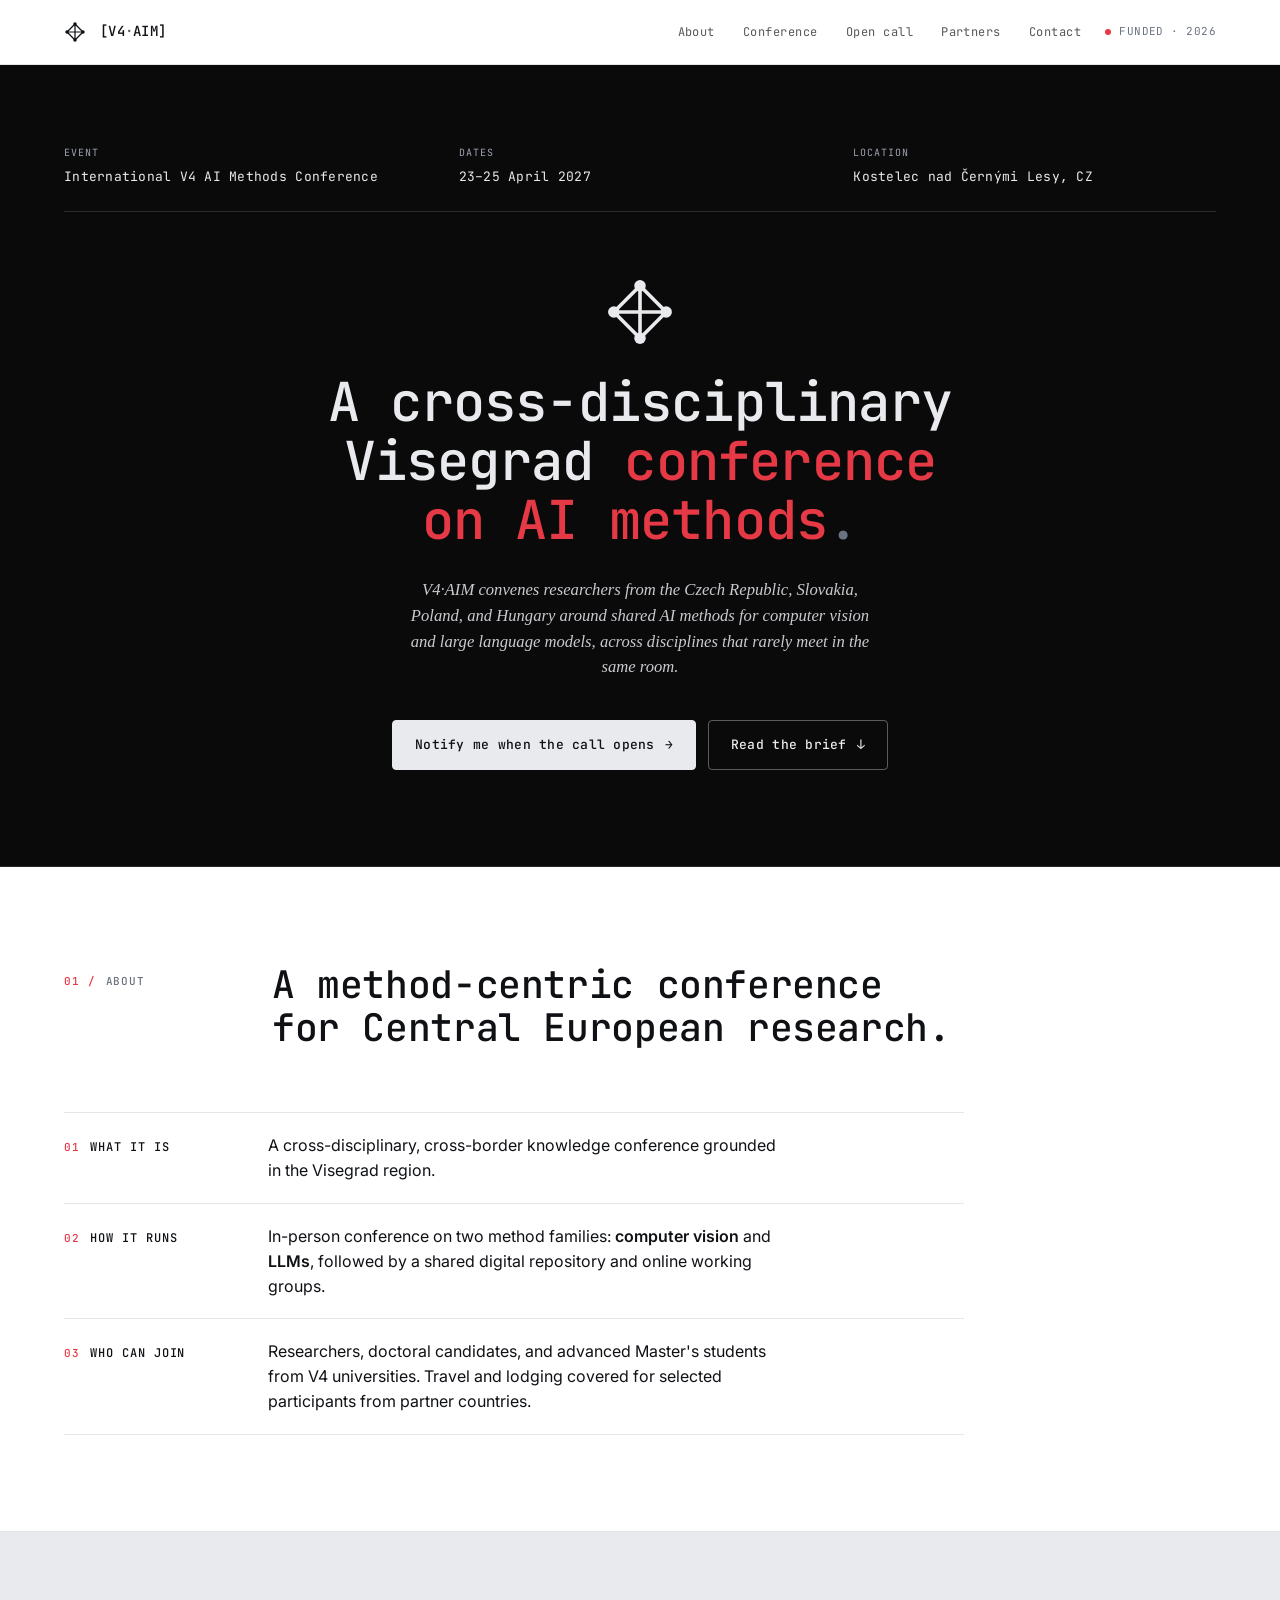
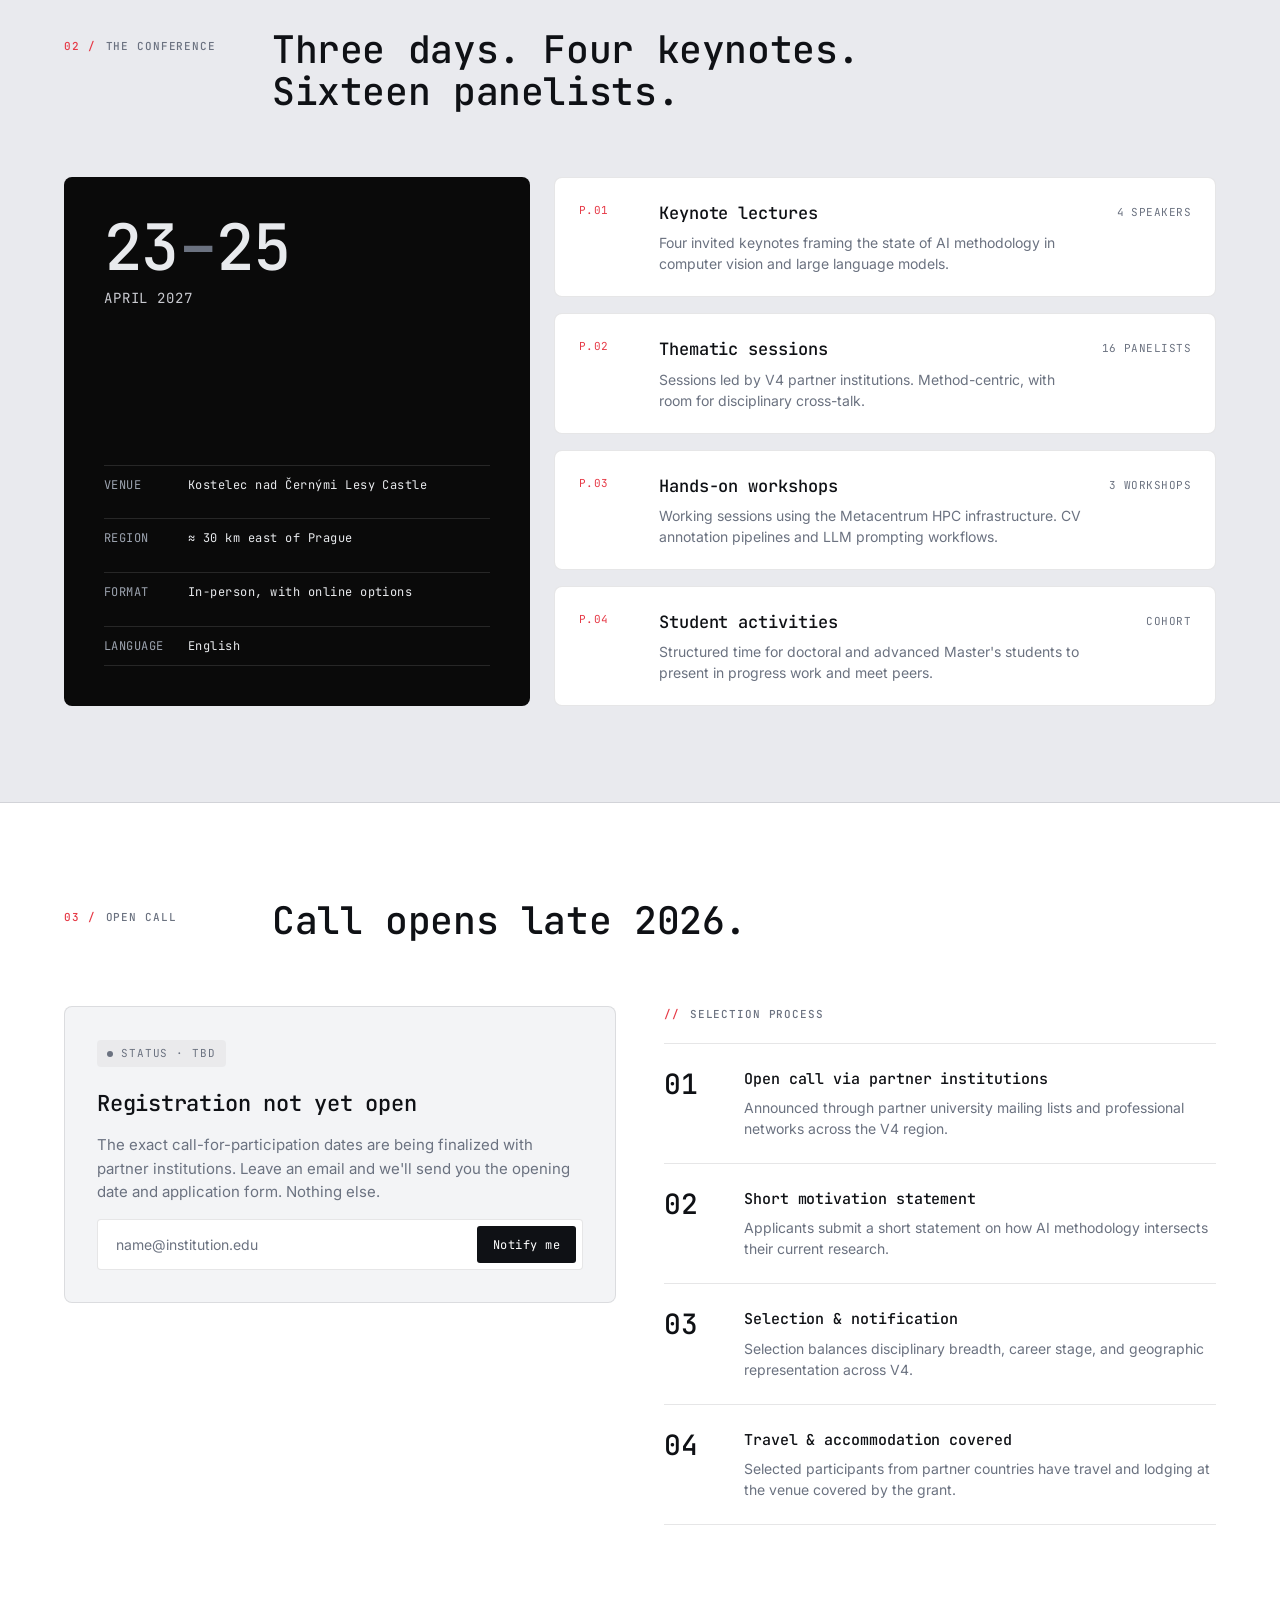
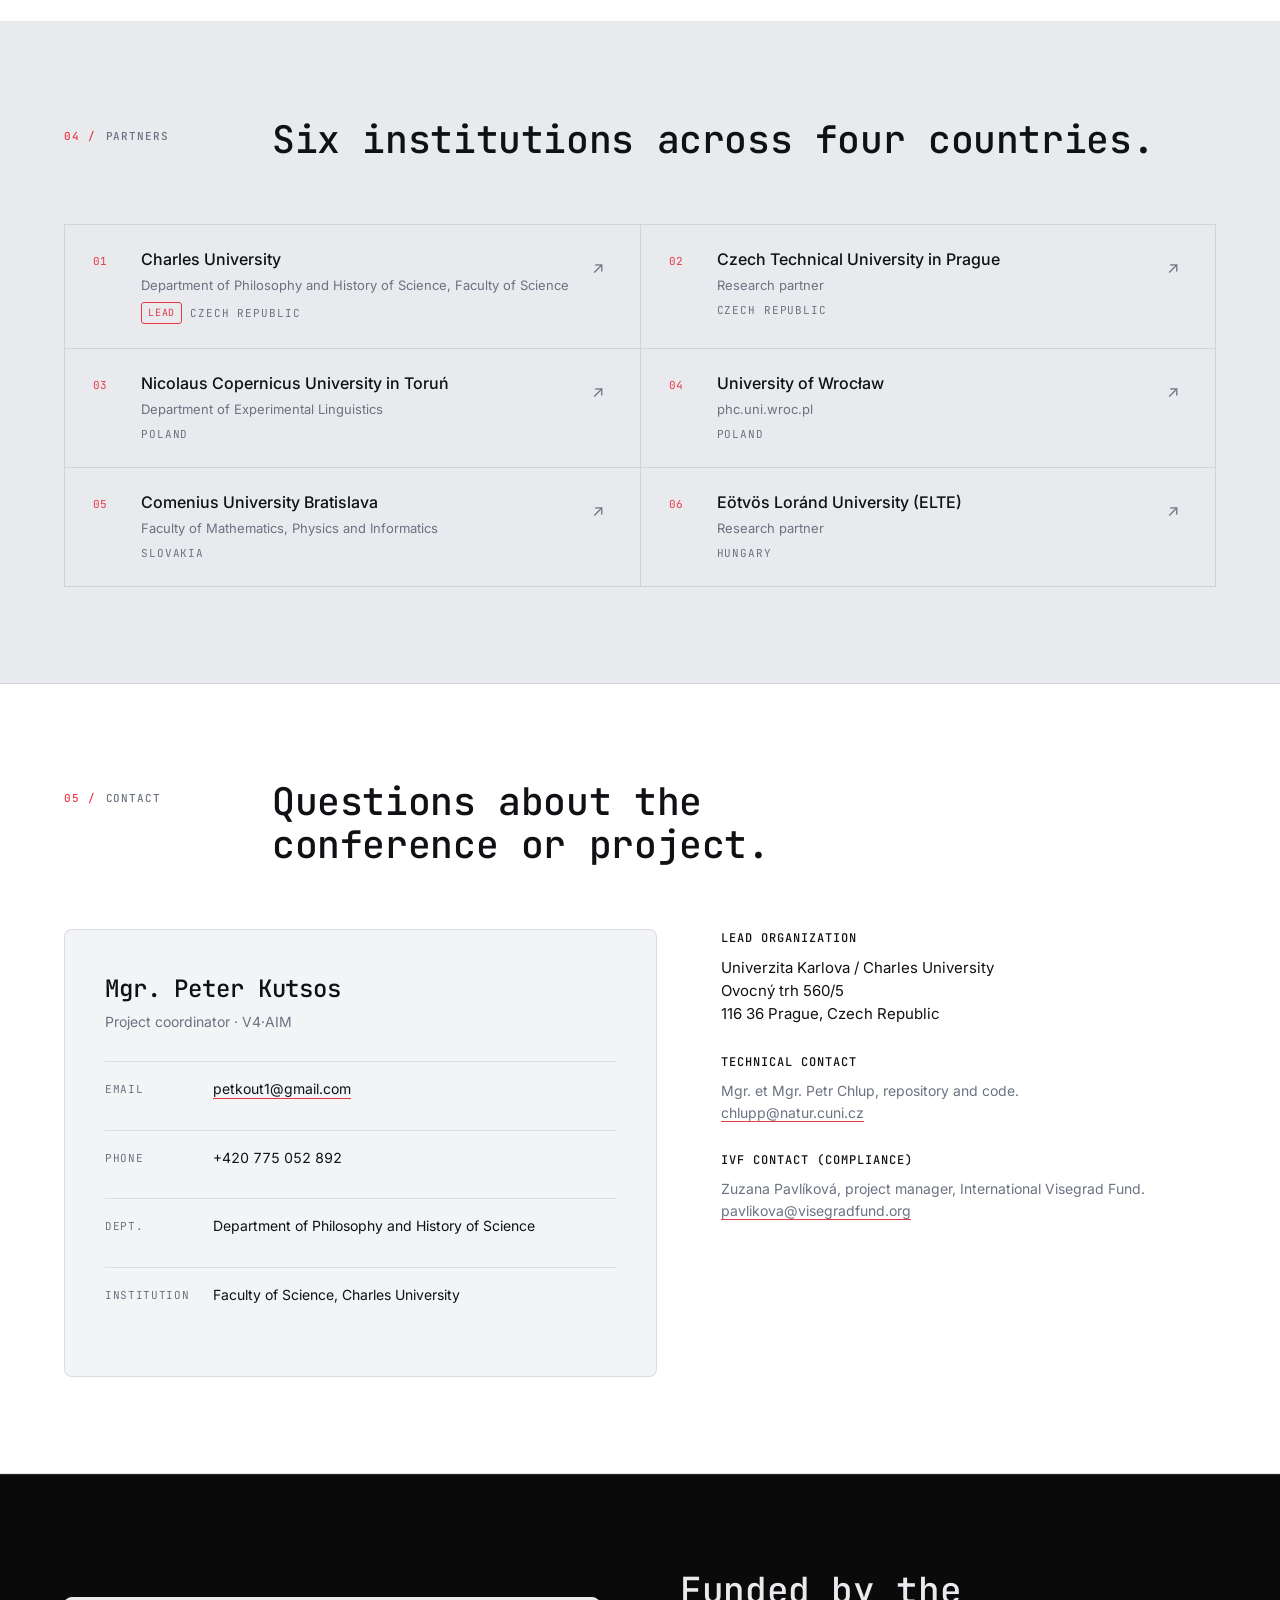
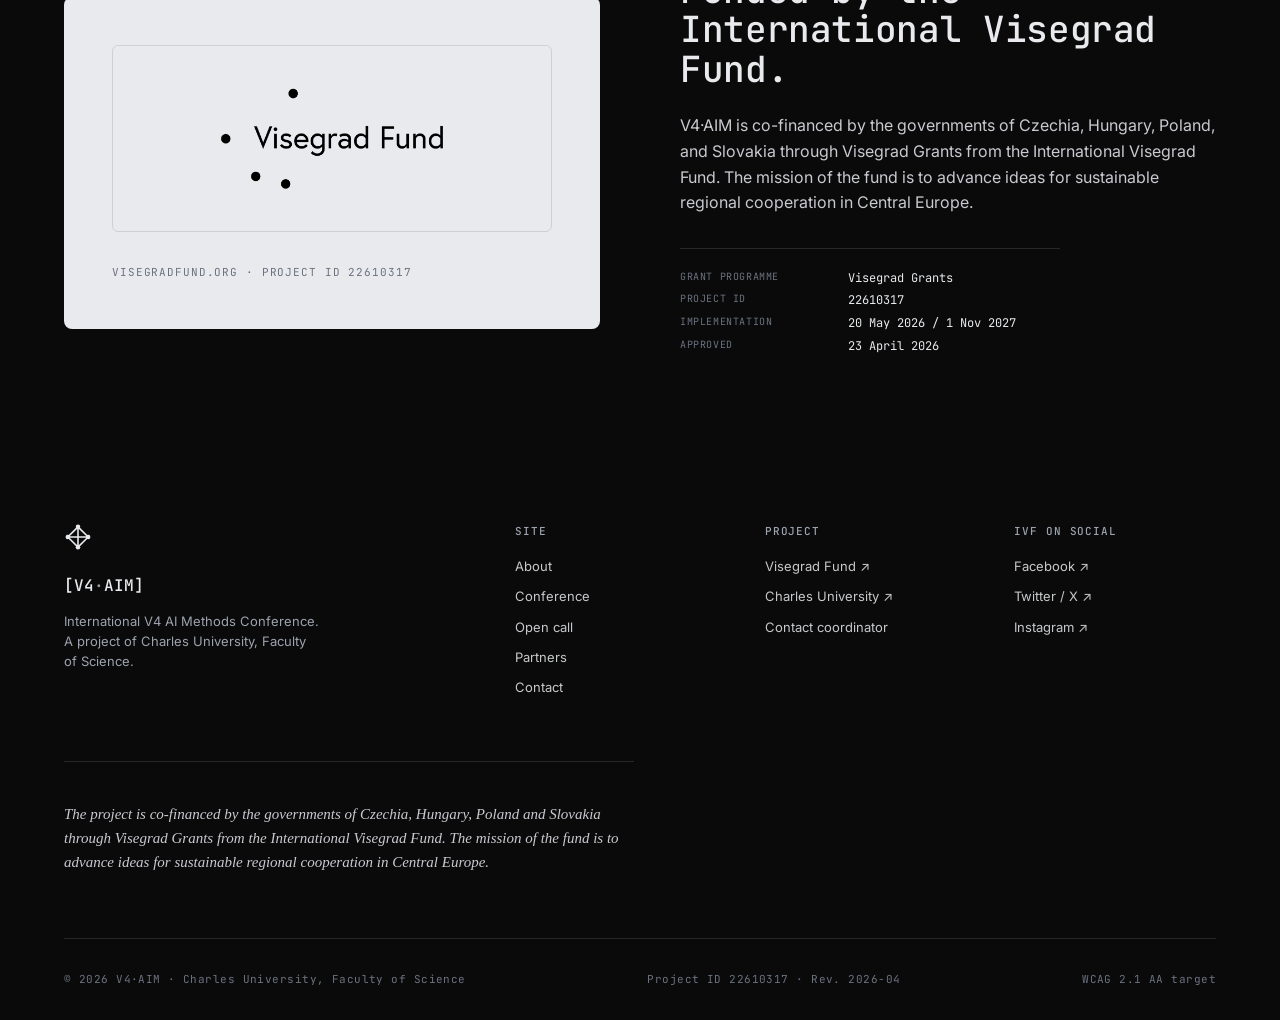
<file: design/index.html>
<!doctype html>
<html lang="en">
<head>
<meta charset="utf-8" />
<meta name="viewport" content="width=device-width,initial-scale=1" />
<title>V4·AIM · International V4 AI Methods Conference</title>
<meta name="description" content="A cross-disciplinary Visegrad conference on AI methods. 23–25 April 2027, Kostelec nad Černými Lesy, Czech Republic." />
<link rel="preconnect" href="https://fonts.googleapis.com" />
<link rel="preconnect" href="https://fonts.gstatic.com" crossorigin />
<link href="https://fonts.googleapis.com/css2?family=Inter:wght@400;500;600&amp;family=JetBrains+Mono:wght@400;500;700&amp;display=swap" rel="stylesheet" />
<link rel="stylesheet" href="brand/tokens.css" />
<link rel="icon" type="image/svg+xml" href="brand/favicon.svg" />

<style>
  /* ─── Reset & base ──────────────────────────────────────────────── */
  *, *::before, *::after { box-sizing: border-box; }
  html, body { margin: 0; padding: 0; }
  html { scroll-behavior: smooth; }
  body {
    background: var(--page);
    color: var(--v4-ink);
    font-family: var(--v4-font-body);
    font-size: var(--v4-size-body);
    line-height: 1.55;
    -webkit-font-smoothing: antialiased;
    text-rendering: optimizeLegibility;
  }
  img { display: block; max-width: 100%; }
  a { color: inherit; text-decoration: none; }
  p { margin: 0 0 16px; max-width: 68ch; text-wrap: pretty; }

  /* ─── Tokens, local convenience ─── */
  :root {
    --ease: cubic-bezier(0.2, 0.7, 0.3, 1);
    --container: 1200px;

    /* Ground tiers, lightest (page) to darkest (onyx).
       Page is pure white; panels and section bands use subtle cool greys
       so content stays neutral with no warm/beige cast. */
    --page:      #FFFFFF;
    --surface:   #F3F4F6;   /* cool light grey — cards/panels */
    --surface-2: #E9EAEE;   /* slightly darker cool grey — section bands */
  }

  .wrap { max-width: var(--container); margin: 0 auto; padding: 0 24px; }
  @media (max-width: 720px) { .wrap { padding: 0 16px; } }

  /* ─── Typography helpers ───────────────────────────────────────── */
  .mono { font-family: var(--v4-font-display); }
  .eyebrow {
    font-family: var(--v4-font-display);
    font-weight: 500;
    font-size: 11px;
    letter-spacing: 0.08em;
    text-transform: uppercase;
    color: var(--v4-muted);
  }
  .eyebrow .num { color: var(--v4-accent); margin-right: 10px; }
  .tnum { font-variant-numeric: tabular-nums; }

  /* When a section is banded (darker ground), its panels flip to white so
     they still lift off the surface. */
  section.chap.band .prog-item,
  section.chap.band .contact-card,
  section.chap.band .status-block { background: #FFFFFF; }
  section.chap.band .prog-item:hover { background: var(--surface); }
  section.chap.band .partner:hover { background: rgba(17,17,17,0.04); }

  /* ─── Nav ──────────────────────────────────────────────────────── */
  nav.top {
    position: sticky; top: 0; z-index: 50;
    background: rgba(255, 255, 255, 0.86);
    backdrop-filter: saturate(140%) blur(10px);
    -webkit-backdrop-filter: saturate(140%) blur(10px);
    border-bottom: 0.5px solid var(--v4-rule);
  }
  nav.top .row {
    display: flex; align-items: center; justify-content: space-between;
    height: 64px;
  }
  nav.top .brand {
    display: inline-flex; align-items: center; gap: 14px;
    color: var(--v4-ink);
  }
  nav.top .brand svg.mark { width: 22px; height: 22px; }
  nav.top .brand .wm {
    font-family: var(--v4-font-display);
    font-weight: 500;
    font-size: 14px;
    letter-spacing: 0.02em;
  }
  nav.top .brand .wm .dot { opacity: 0.65; }
  nav.top ul {
    list-style: none; margin: 0; padding: 0;
    display: flex; gap: 28px;
    font-family: var(--v4-font-display);
    font-size: 12px;
    letter-spacing: 0.04em;
  }
  nav.top ul a {
    color: var(--v4-ink); opacity: 0.7;
    transition: opacity 150ms var(--ease);
    padding: 4px 0;
    border-bottom: 1px solid transparent;
  }
  nav.top ul a:hover { opacity: 1; border-bottom-color: var(--v4-accent); }
  nav.top .nav-right { display: flex; align-items: center; gap: 24px; }
  nav.top .status {
    display: inline-flex; align-items: center; gap: 8px;
    font-family: var(--v4-font-display);
    font-size: 11px;
    letter-spacing: 0.04em;
    color: var(--v4-muted);
    text-transform: uppercase;
  }
  nav.top .status::before {
    content: ""; width: 6px; height: 6px; border-radius: 50%;
    background: var(--v4-accent);
    box-shadow: 0 0 0 0 rgba(230,57,70,0.5);
    animation: pulse 2.4s infinite var(--ease);
  }
  @keyframes pulse {
    0%, 100% { box-shadow: 0 0 0 0 rgba(230,57,70,0.4); }
    50% { box-shadow: 0 0 0 6px rgba(230,57,70,0); }
  }
  @media (prefers-reduced-motion: reduce) {
    nav.top .status::before { animation: none; }
  }
  @media (max-width: 820px) {
    nav.top ul { display: none; }
  }

  /* ─── Hero ─────────────────────────────────────────────────────── */
  .hero {
    padding: 80px 0 96px;
    background: var(--v4-onyx);
    color: var(--v4-bone);
    border-bottom: 0.5px solid rgba(242,242,242,0.12);
    position: relative;
  }
  .hero .meta-row {
    display: grid;
    grid-template-columns: 1fr 1fr 1fr;
    gap: 32px;
    margin-bottom: 64px;
    padding-bottom: 24px;
    border-bottom: 0.5px solid rgba(242,242,242,0.14);
  }
  .hero .meta-row .cell {
    display: grid; gap: 6px;
  }
  .hero .meta-row .cell .k {
    font-family: var(--v4-font-display);
    font-size: 10px;
    letter-spacing: 0.1em;
    text-transform: uppercase;
    color: #9CA3AF;
  }
  .hero .meta-row .cell .v {
    font-family: var(--v4-font-display);
    font-size: 13px;
    letter-spacing: 0.02em;
    color: var(--v4-bone);
    font-variant-numeric: tabular-nums;
  }
  @media (max-width: 720px) {
    .hero .meta-row { grid-template-columns: 1fr; gap: 12px; }
  }

  .hero h1 {
    font-family: var(--v4-font-display);
    font-weight: 500;
    font-size: clamp(30px, 4.2vw, 56px);
    line-height: 1.1;
    letter-spacing: -0.015em;
    margin: 0 0 28px;
    text-wrap: balance;
    /* Desktop default: centered. Mobile override below flips to left. */
    text-align: center;
    max-width: 22ch;
    margin-left: auto;
    margin-right: auto;
    color: var(--v4-bone);
  }
  .hero h1 .aim {
    position: relative;
    display: inline-block;
  }
  .hero h1 .aim::after {
    content: "";
    position: absolute;
    left: 0; right: 0; bottom: 0.06em;
    height: 0.14em;
    background: var(--v4-accent);
    z-index: -1;
    opacity: 1;
  }
  .hero h1 .brk { color: #6B7280; font-weight: 400; }

  .hero .lede {
    font-family: var(--v4-font-serif);
    font-size: clamp(15px, 1.3vw, 18px);
    line-height: 1.55;
    color: #C9CAD0;
    max-width: 58ch;
    /* Desktop: centered block; mobile override flips to left. */
    margin: 0 auto 40px;
    font-style: italic;
    text-align: center;
  }
  /* Two ledes: default (desktop) shows the longer copy; mobile override below
     swaps in the brief mobile version for better scannability on phones. */
  .hero .lede.mobile { display: none; }
  /* Red accent on the hero headline — picks out the V4 tag and the period
     so the composition has a punch of the brand color before AIM underline. */
  .hero h1 .hl { color: var(--v4-accent); }

  .hero .hero-grid {
    display: grid;
    grid-template-columns: 1fr;
    gap: 40px;
    /* Desktop: center the hero column; mobile override below flips to start. */
    justify-items: center;
  }

  .hero .cta-group {
    display: flex; gap: 12px; flex-wrap: wrap;
    justify-content: center;
  }
  /* Buttons on the dark hero: primary stays filled white, ghost gets a light
     border and white text so it's legible against black. */
  .hero .btn {
    background: var(--v4-bone);
    color: var(--v4-ink);
    border-color: var(--v4-bone);
  }
  .hero .btn:hover {
    background: var(--v4-accent);
    color: #fff;
    border-color: var(--v4-accent);
  }
  .hero .btn.ghost {
    background: transparent;
    color: var(--v4-bone);
    border-color: rgba(242,242,242,0.35);
  }
  .hero .btn.ghost:hover {
    background: transparent;
    color: var(--v4-accent);
    border-color: var(--v4-accent);
  }
  .btn {
    display: inline-flex; align-items: center; gap: 10px;
    font-family: var(--v4-font-display);
    font-weight: 500;
    font-size: 13px;
    letter-spacing: 0.02em;
    padding: 14px 22px;
    border-radius: 4px;
    border: 0.5px solid var(--v4-ink);
    background: var(--v4-ink);
    color: var(--page);
    transition: transform 150ms var(--ease), background 150ms var(--ease);
  }
  .btn:hover { background: var(--v4-accent); border-color: var(--v4-accent); }
  .btn.ghost {
    background: transparent; color: var(--v4-ink);
    border: 0.5px solid rgba(17,17,17,0.4);
  }
  .btn.ghost:hover {
    background: transparent; color: var(--v4-accent);
    border-color: var(--v4-accent);
  }
  .btn .arr { transition: transform 150ms var(--ease); }
  .btn:hover .arr { transform: translateX(3px); }

  /* Hero mark, centered above the headline on desktop; left-aligned on mobile. */
  .hero .mark-stage {
    display: flex; align-items: center; justify-content: center;
    margin-bottom: 24px;
    position: relative;
  }
  .hero .mark-stage svg {
    width: 72px;
    height: auto;
    color: var(--v4-bone);
    overflow: visible;
  }
  /* Ring-pulse from center of the crosshair: concentric red rings expand outward and fade. */
  .hero .mark-stage .ring {
    animation: ringpulse 3.6s infinite var(--ease);
  }
  .hero .mark-stage .ring-1 { animation-delay: 0s; }
  .hero .mark-stage .ring-2 { animation-delay: 1.2s; }
  .hero .mark-stage .ring-3 { animation-delay: 2.4s; }
  @keyframes ringpulse {
    0%   { r: 2;  opacity: 0.75; stroke-width: 1.4; }
    80%  { r: 22; opacity: 0;    stroke-width: 0.4; }
    100% { r: 22; opacity: 0;    stroke-width: 0.4; }
  }
  @media (prefers-reduced-motion: reduce) {
    .hero .mark-stage .ring { animation: none; opacity: 0; }
  }

  /* ─── Section scaffolding ──────────────────────────────────────── */
  section.chap {
    padding: 96px 0;
    border-bottom: 0.5px solid var(--v4-rule);
    background: var(--page);
    scroll-margin-top: 80px;
  }
  /* Alternate bands so sections have visual rhythm against the white page. */
  section.chap.band { background: var(--surface-2); }
  section.chap > .wrap > header.chap-h {
    display: grid;
    grid-template-columns: 160px 1fr;
    gap: 48px;
    align-items: start;
    margin-bottom: 64px;
  }
  section.chap > .wrap > header.chap-h .eyebrow {
    padding-top: 10px;
  }
  section.chap h2 {
    font-family: var(--v4-font-display);
    font-weight: 500;
    /* Slightly smaller + wider max-width so long titles don't wrap into
       tall stacks on desktop. Mobile override below. */
    font-size: clamp(26px, 3vw, 38px);
    line-height: 1.12;
    letter-spacing: -0.01em;
    margin: 0;
    max-width: 44ch;
    text-wrap: balance;
  }
  @media (max-width: 720px) {
    section.chap { padding: 64px 0; }
    section.chap > .wrap > header.chap-h {
      grid-template-columns: 1fr;
      gap: 16px;
      margin-bottom: 40px;
    }
  }

  /* ─── About ────────────────────────────────────────────────────── */
  .about-grid {
    display: grid;
    grid-template-columns: 1.4fr 1fr;
    gap: 64px;
    align-items: start;
  }
  /* Single-column variant — used now that the Objectives aside is gone. */
  .about-grid.single { grid-template-columns: 1fr; max-width: 900px; }
  @media (max-width: 900px) {
    .about-grid { grid-template-columns: 1fr; gap: 40px; }
  }
  .about-grid .prose p {
    font-size: 17px;
    line-height: 1.6;
    max-width: 60ch;
  }
  .about-grid .prose p.lede {
    font-family: var(--v4-font-serif);
    font-size: 20px;
    line-height: 1.5;
    color: var(--v4-ink);
    margin-bottom: 24px;
    font-style: italic;
  }
  /* Fact blocks — replaces the long three-paragraph block with a scannable
     index-card layout. Each row: numbered eyebrow label + a one-line body.
     Reads fast on both desktop and mobile. */
  .fact-blocks {
    margin: 0;
    display: grid;
    gap: 0;
    border-top: 0.5px solid var(--v4-rule);
  }
  .fact-blocks .fact {
    display: grid;
    grid-template-columns: 180px 1fr;
    gap: 24px;
    padding: 20px 0;
    border-bottom: 0.5px solid var(--v4-rule);
    align-items: baseline;
  }
  .fact-blocks .fact dt {
    font-family: var(--v4-font-display);
    font-size: 12px;
    font-weight: 500;
    letter-spacing: 0.08em;
    text-transform: uppercase;
    color: var(--v4-ink);
    display: flex;
    align-items: baseline;
    gap: 10px;
    margin: 0;
  }
  .fact-blocks .fact dt .fn {
    color: var(--v4-accent);
    font-size: 11px;
  }
  .fact-blocks .fact dd {
    margin: 0;
    font-family: var(--v4-font-body);
    font-size: 16px;
    line-height: 1.55;
    color: var(--v4-ink);
    max-width: 52ch;
  }
  .fact-blocks .fact dd b { font-weight: 600; color: var(--v4-ink); }
  @media (max-width: 720px) {
    .fact-blocks .fact {
      grid-template-columns: 1fr;
      gap: 6px;
      padding: 16px 0;
    }
    .fact-blocks .fact dd { font-size: 15px; }
  }
  .obj-list {
    list-style: none; margin: 0; padding: 0;
    display: grid;
    gap: 0;
    border-top: 0.5px solid var(--v4-rule);
  }
  .obj-list li {
    display: grid;
    grid-template-columns: 40px 1fr;
    gap: 16px;
    padding: 18px 0;
    border-bottom: 0.5px solid var(--v4-rule);
    align-items: baseline;
  }
  .obj-list li .n {
    font-family: var(--v4-font-display);
    font-size: 11px;
    color: var(--v4-accent);
    letter-spacing: 0.04em;
  }
  .obj-list li .t {
    font-size: 15px;
    line-height: 1.45;
    color: var(--v4-ink);
  }

  /* ─── Conference / program ────────────────────────────────────── */
  .conf-grid {
    display: grid;
    grid-template-columns: repeat(12, 1fr);
    gap: 24px;
  }
  @media (max-width: 900px) {
    .conf-grid { grid-template-columns: 1fr; gap: 16px; }
  }
  .dateplate {
    grid-column: span 5;
    background: var(--v4-onyx);
    color: var(--v4-bone);
    border-radius: 8px;
    padding: 40px;
    display: grid;
    gap: 24px;
    align-content: space-between;
    min-height: 360px;
  }
  .dateplate .big {
    font-family: var(--v4-font-display);
    font-weight: 500;
    font-size: clamp(44px, 5vw, 72px);
    line-height: 0.95;
    letter-spacing: -0.01em;
    font-variant-numeric: tabular-nums;
  }
  .dateplate .big .mo { color: var(--v4-muted); }
  .dateplate .meta {
    display: grid; gap: 14px;
    font-family: var(--v4-font-display);
    font-size: 12px;
    letter-spacing: 0.04em;
  }
  .dateplate .meta .row {
    display: grid;
    grid-template-columns: 72px 1fr;
    gap: 12px;
    padding: 10px 0;
    border-top: 0.5px solid rgba(242,242,242,0.12);
  }
  .dateplate .meta .row:last-child { border-bottom: 0.5px solid rgba(242,242,242,0.12); }
  .dateplate .meta .row .k { color: #9CA3AF; text-transform: uppercase; }
  .dateplate .meta .row .v { color: var(--v4-bone); }

  .program {
    grid-column: span 7;
    display: grid;
    gap: 16px;
  }
  @media (max-width: 900px) {
    .dateplate, .program { grid-column: span 1; }
  }
  .prog-item {
    display: grid;
    grid-template-columns: 56px 1fr auto;
    gap: 24px;
    padding: 22px 24px;
    border: 0.5px solid var(--v4-rule);
    border-radius: 8px;
    background: var(--surface);
    align-items: start;
    transition: border-color 150ms var(--ease), background 150ms var(--ease);
  }
  .prog-item:hover { border-color: rgba(17,17,17,0.3); background: #EEF0F3; }
  .prog-item .idx {
    font-family: var(--v4-font-display);
    font-size: 11px;
    color: var(--v4-accent);
    letter-spacing: 0.04em;
    padding-top: 2px;
  }
  .prog-item .body h3 {
    font-family: var(--v4-font-display);
    font-weight: 500;
    font-size: 17px;
    margin: 0 0 6px;
    letter-spacing: -0.005em;
  }
  .prog-item .body p {
    font-size: 14px;
    color: var(--v4-muted);
    margin: 0;
    line-height: 1.5;
  }
  .prog-item .count {
    font-family: var(--v4-font-display);
    font-size: 11px;
    color: var(--v4-muted);
    letter-spacing: 0.04em;
    text-transform: uppercase;
    padding-top: 4px;
    white-space: nowrap;
  }
  @media (max-width: 600px) {
    .prog-item { grid-template-columns: 40px 1fr; gap: 12px; padding: 18px 18px; }
    .prog-item .count { grid-column: 2; padding-top: 6px; }
  }

  .conf-note {
    margin-top: 32px;
    padding: 20px 24px;
    border-left: 2px solid var(--v4-accent);
    background: rgba(230,57,70,0.04);
    font-size: 15px;
    color: var(--v4-ink);
    max-width: 720px;
    border-radius: 2px;
  }
  .conf-note .label {
    font-family: var(--v4-font-display);
    font-size: 11px;
    letter-spacing: 0.06em;
    text-transform: uppercase;
    color: var(--v4-accent);
    display: block;
    margin-bottom: 6px;
  }

  /* ─── Open Call placeholder ───────────────────────────────────── */
  .call {
    display: grid;
    grid-template-columns: 1fr 1fr;
    gap: 48px;
    align-items: start;
  }
  @media (max-width: 900px) { .call { grid-template-columns: 1fr; } }
  .call .status-block {
    padding: 32px;
    background: var(--surface);
    border: 0.5px solid var(--v4-rule);
    border-radius: 8px;
  }
  .call .status-block .tag {
    display: inline-flex; align-items: center; gap: 8px;
    font-family: var(--v4-font-display);
    font-size: 11px;
    letter-spacing: 0.08em;
    text-transform: uppercase;
    color: var(--v4-muted);
    padding: 5px 10px;
    background: rgba(17,17,17,0.04);
    border-radius: 4px;
    margin-bottom: 20px;
  }
  .call .status-block .tag::before {
    content: ""; width: 6px; height: 6px; border-radius: 50%;
    background: var(--v4-muted);
  }
  .call .status-block h3 {
    font-family: var(--v4-font-display);
    font-weight: 500;
    font-size: 22px;
    margin: 0 0 12px;
    letter-spacing: -0.01em;
  }
  .call .status-block p { font-size: 15px; color: var(--v4-muted); margin: 0 0 16px; }
  .call .mail-wait {
    display: flex; gap: 8px;
    padding: 6px;
    border: 0.5px solid var(--v4-rule);
    border-radius: 4px;
    background: #FFFFFF;
    margin-top: 8px;
  }
  .call .mail-wait input {
    flex: 1;
    border: 0; background: transparent; padding: 10px 12px;
    font-family: var(--v4-font-body);
    font-size: 14px;
    color: var(--v4-ink);
    outline: none;
  }
  .call .mail-wait input::placeholder { color: var(--v4-muted); }
  .call .mail-wait button {
    font-family: var(--v4-font-display);
    font-size: 12px;
    letter-spacing: 0.04em;
    padding: 10px 16px;
    border: 0;
    background: var(--v4-ink);
    color: var(--page);
    border-radius: 3px;
    cursor: pointer;
    transition: background 150ms var(--ease);
  }
  .call .mail-wait button:hover { background: var(--v4-accent); }
  .call .mail-wait.ok button { background: #166534; }

  .selection {
    display: grid; gap: 0;
    border-top: 0.5px solid var(--v4-rule);
  }
  .selection .step {
    display: grid;
    grid-template-columns: 60px 1fr;
    gap: 20px;
    padding: 24px 0;
    border-bottom: 0.5px solid var(--v4-rule);
  }
  .selection .step .n {
    font-family: var(--v4-font-display);
    font-size: 28px;
    font-weight: 500;
    color: var(--v4-ink);
    font-variant-numeric: tabular-nums;
    line-height: 1;
    padding-top: 2px;
  }
  .selection .step h4 {
    font-family: var(--v4-font-display);
    font-weight: 500;
    font-size: 15px;
    margin: 0 0 6px;
    letter-spacing: -0.005em;
  }
  .selection .step p {
    font-size: 14px;
    color: var(--v4-muted);
    margin: 0;
    line-height: 1.5;
  }

  /* ─── Partners ─────────────────────────────────────────────────── */
  .partners {
    display: grid;
    grid-template-columns: repeat(2, 1fr);
    gap: 0;
    border-top: 0.5px solid var(--v4-rule);
    border-left: 0.5px solid var(--v4-rule);
  }
  @media (max-width: 720px) {
    .partners { grid-template-columns: 1fr; border-left: 0; }
  }
  .partner {
    display: grid;
    grid-template-columns: 32px 1fr 20px;
    gap: 16px;
    padding: 24px 28px;
    border-bottom: 0.5px solid var(--v4-rule);
    border-right: 0.5px solid var(--v4-rule);
    align-items: start;
    background: transparent;
    transition: background 150ms var(--ease);
  }
  @media (max-width: 720px) { .partner { border-right: 0; } }
  .partner:hover { background: rgba(17,17,17,0.02); }
  .partner .idx {
    font-family: var(--v4-font-display);
    font-size: 11px;
    color: var(--v4-accent);
    letter-spacing: 0.04em;
    padding-top: 4px;
  }
  .partner .name {
    display: grid; gap: 6px;
  }
  .partner .name .org {
    font-family: var(--v4-font-body);
    font-weight: 500;
    font-size: 16px;
    color: var(--v4-ink);
    line-height: 1.3;
  }
  .partner .name .dept {
    font-size: 13px;
    color: var(--v4-muted);
    line-height: 1.4;
  }
  .partner .name .country {
    font-family: var(--v4-font-display);
    font-size: 11px;
    letter-spacing: 0.08em;
    text-transform: uppercase;
    color: var(--v4-muted);
    margin-top: 2px;
    display: inline-flex; align-items: center; gap: 8px;
  }
  .partner .name .country.lead::before {
    content: "LEAD";
    color: var(--v4-accent);
    padding: 2px 6px;
    border: 0.5px solid var(--v4-accent);
    border-radius: 3px;
    font-size: 10px;
    letter-spacing: 0.08em;
  }
  .partner .arrow {
    padding-top: 6px;
    color: var(--v4-muted);
    transition: transform 150ms var(--ease), color 150ms var(--ease);
  }
  .partner:hover .arrow { color: var(--v4-accent); transform: translate(3px, -3px); }

  /* ─── Contact ──────────────────────────────────────────────────── */
  .contact-grid {
    display: grid;
    grid-template-columns: 1.2fr 1fr;
    gap: 64px;
    align-items: start;
  }
  @media (max-width: 900px) { .contact-grid { grid-template-columns: 1fr; gap: 40px; } }
  .contact-card {
    padding: 40px;
    background: var(--surface);
    border: 0.5px solid var(--v4-rule);
    border-radius: 8px;
  }
  .contact-card .name {
    font-family: var(--v4-font-display);
    font-weight: 500;
    font-size: 24px;
    letter-spacing: -0.005em;
    margin: 0 0 4px;
  }
  .contact-card .role {
    font-size: 14px;
    color: var(--v4-muted);
    margin-bottom: 28px;
  }
  .contact-card .dl {
    display: grid;
    grid-template-columns: 88px 1fr;
    gap: 8px 20px;
    font-size: 14px;
    padding: 16px 0;
    border-top: 0.5px solid var(--v4-rule);
  }
  .contact-card .dl dt {
    font-family: var(--v4-font-display);
    font-size: 11px;
    letter-spacing: 0.06em;
    text-transform: uppercase;
    color: var(--v4-muted);
    padding-top: 3px;
  }
  .contact-card .dl dd {
    margin: 0;
    font-family: var(--v4-font-body);
    color: var(--v4-ink);
  }
  .contact-card .dl dd a { border-bottom: 1px solid var(--v4-accent); padding-bottom: 1px; }
  .contact-card .dl dd a:hover { color: var(--v4-accent); }

  .contact-aux {
    display: grid; gap: 28px;
    font-size: 14px;
    color: var(--v4-muted);
    line-height: 1.55;
  }
  .contact-aux h4 {
    font-family: var(--v4-font-display);
    font-weight: 500;
    font-size: 12px;
    letter-spacing: 0.08em;
    text-transform: uppercase;
    color: var(--v4-ink);
    margin: 0 0 8px;
  }
  .contact-aux p { margin: 0; }
  .contact-aux .addr { color: var(--v4-ink); font-size: 15px; }

  /* ─── Funding / Visegrad ──────────────────────────────────────── */
  .funding {
    background: var(--v4-onyx);
    color: var(--v4-bone);
    padding: 96px 0;
    border-top: 0.5px solid rgba(242,242,242,0.12);
  }
  .funding .fgrid {
    display: grid;
    grid-template-columns: 1fr 1fr;
    gap: 80px;
    align-items: center;
  }
  @media (max-width: 900px) { .funding .fgrid { grid-template-columns: 1fr; gap: 48px; } }
  .funding .vf-block {
    display: grid; gap: 32px;
    padding: 48px;
    background: #E8EAED;
    border-radius: 8px;
    color: var(--v4-ink);
    align-items: center;
  }
  .funding .vf-block a.vf {
    display: grid;
    place-items: center;
    padding: 28px 32px;
    border: 0.5px solid rgba(17,17,17,0.12);
    border-radius: 6px;
    transition: border-color 150ms var(--ease);
  }
  .funding .vf-block a.vf:hover { border-color: var(--v4-ink); }
  .funding .vf-block a.vf img.vf-logotype { width: 100%; max-width: 280px; height: auto; display: block; }
  .funding .vf-block .caption {
    font-family: var(--v4-font-display);
    font-size: 11px;
    letter-spacing: 0.08em;
    text-transform: uppercase;
    color: var(--v4-muted);
  }
  .funding .fgrid .copy h2 {
    font-family: var(--v4-font-display);
    font-weight: 500;
    font-size: clamp(26px, 3vw, 36px);
    line-height: 1.1;
    letter-spacing: -0.01em;
    margin: 0 0 24px;
    color: var(--v4-bone);
  }
  .funding .fgrid .copy p {
    font-size: 16px;
    color: #C9CAD0;
    line-height: 1.6;
    max-width: 54ch;
  }
  .funding .fgrid .copy .ids {
    margin-top: 32px;
    display: grid;
    grid-template-columns: auto auto;
    gap: 4px 24px;
    font-family: var(--v4-font-display);
    font-size: 12px;
    color: #9CA3AF;
    padding-top: 20px;
    border-top: 0.5px solid rgba(242,242,242,0.12);
    max-width: 380px;
  }
  .funding .fgrid .copy .ids .k { color: #6B7280; letter-spacing: 0.06em; text-transform: uppercase; font-size: 10px; }
  .funding .fgrid .copy .ids .v { color: var(--v4-bone); font-variant-numeric: tabular-nums; }

  /* ─── Footer ───────────────────────────────────────────────────── */
  footer.site {
    background: var(--v4-onyx);
    color: var(--v4-bone);
    padding: 72px 0 32px;
  }
  footer.site .ftop {
    display: grid;
    grid-template-columns: 2fr 1fr 1fr 1fr;
    gap: 48px;
    padding-bottom: 48px;
    border-bottom: 0.5px solid rgba(242,242,242,0.12);
  }
  @media (max-width: 900px) { footer.site .ftop { grid-template-columns: 1fr 1fr; gap: 32px; } }
  @media (max-width: 560px) { footer.site .ftop { grid-template-columns: 1fr; } }
  footer.site .brand-blk svg.mark { width: 28px; height: 28px; color: var(--v4-bone); margin-bottom: 16px; }
  footer.site .brand-blk .wm {
    font-family: var(--v4-font-display);
    font-weight: 500;
    font-size: 16px;
    margin-bottom: 12px;
    color: var(--v4-bone);
  }
  footer.site .brand-blk .wm .dot { opacity: 0.65; }
  footer.site .brand-blk p {
    font-size: 13px;
    color: #9CA3AF;
    max-width: 36ch;
    line-height: 1.55;
  }
  footer.site h4 {
    font-family: var(--v4-font-display);
    font-weight: 500;
    font-size: 11px;
    letter-spacing: 0.08em;
    text-transform: uppercase;
    color: #9CA3AF;
    margin: 0 0 16px;
  }
  footer.site ul {
    list-style: none; margin: 0; padding: 0;
    display: grid; gap: 10px;
    font-size: 13px;
  }
  footer.site ul a {
    color: var(--v4-bone); opacity: 0.85;
    transition: color 150ms var(--ease), opacity 150ms var(--ease);
  }
  footer.site ul a:hover { color: var(--v4-accent); opacity: 1; }
  footer.site .fbottom {
    padding-top: 32px;
    display: flex; justify-content: space-between; align-items: baseline;
    gap: 24px; flex-wrap: wrap;
    font-family: var(--v4-font-display);
    font-size: 11px;
    letter-spacing: 0.04em;
    color: #6B7280;
  }
  footer.site .fbottom a:hover { color: var(--v4-accent); }
  footer.site .support {
    grid-column: 1 / -1;
    padding-top: 40px;
    margin-top: 16px;
    border-top: 0.5px solid rgba(242,242,242,0.12);
    font-family: var(--v4-font-serif);
    font-style: italic;
    color: #C9CAD0;
    font-size: 15px;
    line-height: 1.6;
    max-width: 76ch;
  }

  /* ─── Skip link (a11y) ─────────────────────────────────────────── */
  .skip {
    position: absolute; left: -9999px; top: 0;
    background: var(--v4-ink); color: var(--page);
    padding: 8px 14px; font-family: var(--v4-font-display); font-size: 12px;
    z-index: 100;
  }
  .skip:focus { left: 8px; top: 8px; }

  /* ─── Focus styles ─────────────────────────────────────────────── */
  a:focus-visible, button:focus-visible, input:focus-visible {
    outline: 2px solid var(--v4-accent);
    outline-offset: 2px;
    border-radius: 2px;
  }
  /* ─────────────────────────────────────────────────────────────────
     MOBILE LAYER — applies at ≤720px.
     Mobile-first intent: comfortable single-column stack, generous touch
     targets (52px min), type scale tightened (h2 ~34–38, h1 ~44), hero
     swaps the animated crosshair for a static mark, Conference program
     and Partners become horizontal scroll-snap carousels, the date-plate
     sticks to the top of the conference section while scrolling, and a
     floating "Join waitlist" CTA appears once the user scrolls past hero.
     ───────────────────────────────────────────────────────────────── */

  /* Hamburger button + overlay: base styles (hidden on desktop). */
  nav.top .nav-burger {
    display: none;
    width: 44px; height: 44px;
    background: transparent;
    border: 0.5px solid var(--v4-rule);
    border-radius: 4px;
    cursor: pointer;
    padding: 0;
    flex-direction: column;
    align-items: center;
    justify-content: center;
    gap: 5px;
  }
  nav.top .nav-burger span {
    display: block;
    width: 18px; height: 1.5px;
    background: var(--v4-ink);
    transition: transform 180ms var(--ease);
  }
  nav.top .nav-burger[aria-expanded="true"] span:first-child {
    transform: translateY(3.25px) rotate(45deg);
  }
  nav.top .nav-burger[aria-expanded="true"] span:last-child {
    transform: translateY(-3.25px) rotate(-45deg);
  }

  .nav-overlay {
    position: fixed; inset: 0;
    background: rgba(255,255,255,0.98);
    backdrop-filter: saturate(140%) blur(18px);
    -webkit-backdrop-filter: saturate(140%) blur(18px);
    z-index: 100;
    opacity: 0;
    transition: opacity 200ms var(--ease);
  }
  .nav-overlay.open { opacity: 1; }
  .nav-overlay-inner {
    max-width: var(--container);
    margin: 0 auto;
    padding: 20px 24px 40px;
    min-height: 100%;
    display: grid;
    grid-template-rows: auto 1fr auto;
    gap: 32px;
  }
  .nav-overlay-top {
    display: flex; align-items: center; justify-content: space-between;
  }
  .nav-overlay-top .wm {
    font-family: var(--v4-font-display);
    font-weight: 500;
    font-size: 14px;
    letter-spacing: 0.04em;
  }
  .nav-overlay-top .wm .dot { color: var(--v4-accent); }
  .nav-overlay-close {
    min-height: 44px;
    padding: 10px 18px;
    background: transparent;
    border: 0.5px solid var(--v4-ink);
    border-radius: 3px;
    color: var(--v4-ink);
    font-family: var(--v4-font-display);
    font-size: 12px;
    letter-spacing: 0.06em;
    text-transform: uppercase;
    cursor: pointer;
  }
  .nav-overlay nav ol {
    list-style: none;
    margin: 0; padding: 0;
    display: grid;
    gap: 4px;
    align-content: center;
  }
  .nav-overlay nav ol li a {
    display: grid;
    grid-template-columns: 40px 1fr;
    gap: 16px;
    align-items: baseline;
    min-height: 56px;
    padding: 14px 4px;
    font-family: var(--v4-font-display);
    font-weight: 500;
    font-size: clamp(28px, 8vw, 40px);
    letter-spacing: -0.01em;
    color: var(--v4-ink);
    text-decoration: none;
    border-bottom: 0.5px solid var(--v4-rule);
    transition: color 150ms var(--ease);
  }
  .nav-overlay nav ol li a:hover { color: var(--v4-accent); }
  .nav-overlay nav ol li a .num {
    font-family: var(--v4-font-display);
    font-weight: 400;
    font-size: 12px;
    color: var(--v4-accent);
    letter-spacing: 0.06em;
    padding-top: 2px;
  }
  .nav-overlay-foot {
    display: flex; justify-content: flex-end;
  }

  /* Floating CTA — hidden by default, revealed after hero. Only visible at
     mobile widths via the media query below. */
  .cta-float {
    position: fixed;
    right: 16px;
    bottom: calc(16px + env(safe-area-inset-bottom, 0));
    z-index: 60;
    display: none;
    align-items: center;
    gap: 10px;
    padding: 14px 18px;
    min-height: 52px;
    background: var(--v4-ink);
    color: #fff;
    text-decoration: none;
    font-family: var(--v4-font-display);
    font-size: 13px;
    letter-spacing: 0.04em;
    border-radius: 999px;
    box-shadow: 0 10px 32px rgba(17,17,17,0.22), 0 2px 6px rgba(17,17,17,0.12);
    transform: translateY(16px);
    opacity: 0;
    pointer-events: none;
    transition: opacity 200ms var(--ease), transform 240ms var(--ease);
  }
  .cta-float.show { opacity: 1; transform: translateY(0); pointer-events: auto; }
  .cta-float:hover { background: var(--v4-accent); }
  .cta-float .arr { font-size: 15px; line-height: 1; }

  /* ─── Mobile media layer ─── */
  @media (max-width: 720px) {
    /* Hide desktop nav links + status; show hamburger. */
    nav.top .nav-right { display: none; }
    nav.top .nav-burger { display: inline-flex; }

    /* Section rhythm tightens. */
    section.chap { padding: 56px 0; }
    section.chap > .wrap > header.chap-h { margin-bottom: 40px; gap: 16px; }

    /* Type scale — moderate, tighter. */
    .hero h1 { font-size: clamp(40px, 10vw, 52px); line-height: 1.02; }
    .hero .lede { font-size: 17px; }
    section.chap h2 { font-size: clamp(28px, 8vw, 38px); }
    .conf-grid .dateplate h3,
    .call .status-block h3,
    .funding .fgrid .copy h2 { font-size: clamp(24px, 7vw, 32px); }

    /* HERO — single column. Keep the pulsing mark (team wants it captivating on mobile too). */
    .hero .hero-grid { grid-template-columns: 1fr; gap: 32px; justify-items: start; }
    .hero .mark-stage { justify-content: flex-start; }
    .hero .mark-stage svg { width: 56px; }
    .hero h1 {
      text-align: left;
      margin-left: 0;
      margin-right: 0;
      max-width: none;
    }
    .hero .lede {
      text-align: left;
      margin-left: 0;
      margin-right: 0;
    }
    .hero .cta-group { justify-content: flex-start; }
    .hero .meta-row .cell .v { font-size: 15px; }
    /* Show a brief, mobile-tuned lede — the desktop one is hidden here and
       the shorter one appears via CSS; much more scannable on a phone. */
    .hero .lede.desktop { display: none; }
    .hero .lede.mobile  { display: block; }

    /* CONFERENCE — stack. Dateplate is NOT sticky: users found the program
       cards scrolling under it visually confusing, per team feedback. */
    .conf-grid { grid-template-columns: 1fr; gap: 24px; }
    .dateplate {
      padding: 24px;
    }
    .dateplate .big { font-size: 40px; }
    .dateplate .meta .row { padding: 10px 0; }

    /* Program: horizontal scroll-snap carousel. */
    .program {
      display: flex;
      gap: 12px;
      overflow-x: auto;
      scroll-snap-type: x mandatory;
      scroll-padding-inline: 16px;
      padding: 4px 16px 12px;
      margin: 0 -16px; /* bleed to edge */
      -webkit-overflow-scrolling: touch;
      scrollbar-width: none;
    }
    .program::-webkit-scrollbar { display: none; }
    .program .prog-item {
      flex: 0 0 78%;
      min-width: 260px;
      scroll-snap-align: start;
      /* 3 rows: idx+title | description | count. idx sits col 1 row 1,
         body spans col 2 rows 1-2, count spans both cols in row 3
         on its own baseline so it never collides with the heading. */
      grid-template-columns: 40px 1fr;
      grid-template-rows: auto 1fr auto;
      gap: 8px 14px;
      padding: 20px;
    }
    .program .prog-item .idx { grid-column: 1; grid-row: 1; }
    .program .prog-item .body { grid-column: 2; grid-row: 1 / span 2; }
    .program .prog-item .count {
      grid-column: 1 / -1;
      grid-row: 3;
      padding-top: 14px;
      margin-top: 4px;
      border-top: 0.5px solid var(--v4-rule);
    }

    /* OPEN CALL */
    .call { grid-template-columns: 1fr; gap: 32px; }
    .call .status-block { padding: 24px; }
    .call .mail-wait { flex-direction: column; padding: 8px; }
    .call .mail-wait input { min-height: 52px; font-size: 16px; /* avoid iOS zoom */ }
    .call .mail-wait button { min-height: 52px; }

    /* PARTNERS — horizontal scroll carousel. */
    .partners {
      display: flex;
      grid-template-columns: none;
      gap: 12px;
      overflow-x: auto;
      scroll-snap-type: x mandatory;
      scroll-padding-inline: 16px;
      padding: 4px 16px 12px;
      margin: 0 -16px;
      border-left: 0;
      border-top: 0;
      -webkit-overflow-scrolling: touch;
      scrollbar-width: none;
    }
    .partners::-webkit-scrollbar { display: none; }
    .partner {
      flex: 0 0 80%;
      min-width: 260px;
      scroll-snap-align: start;
      border: 0.5px solid var(--v4-rule);
      border-radius: 8px;
      background: #fff;
      padding: 20px;
    }

    /* CONTACT */
    .contact-grid { grid-template-columns: 1fr; gap: 24px; }
    .contact-card { padding: 24px; }

    /* FUNDING / FOOTER */
    .funding { padding: 64px 0; }
    .funding .fgrid { grid-template-columns: 1fr; gap: 32px; }
    .funding .vf-block a.vf { padding: 24px; }

    footer.site { padding: 56px 0 24px; }
    footer.site .ftop { grid-template-columns: 1fr; gap: 32px; }

    /* Touch targets — links in body copy grow their hit area. */
    a { min-height: auto; }
    .prog-item, .partner, .contact-card a { min-height: 52px; }

    /* Show the floating CTA on mobile. */
    .cta-float { display: inline-flex; }

    /* Pad the bottom of the page so the floating CTA never overlaps the footer links. */
    footer.site { padding-bottom: 88px; }
  }

  /* Very small phones (<400px) — extra compression. */
  @media (max-width: 400px) {
    .wrap { padding: 0 14px; }
    .hero { padding-top: 24px; }
    section.chap { padding: 48px 0; }
    .cta-float { right: 12px; bottom: calc(12px + env(safe-area-inset-bottom, 0)); padding: 12px 16px; }
  }
</style>
</head>
<body>

<a class="skip" href="#main">Skip to content</a>

<!-- ──────────── NAV ──────────── -->
<nav class="top" aria-label="Primary">
  <div class="wrap row">
    <a href="#top" class="brand" aria-label="V4·AIM home">
      <svg class="mark" viewBox="-22.02 -22.02 44.04 44.04" aria-hidden="true">
        <g stroke="currentColor" stroke-width="2.5" fill="none" stroke-linecap="round" stroke-linejoin="round">
          <line x1="0" y1="-16" x2="16" y2="0"></line>
          <line x1="16" y1="0" x2="0" y2="16"></line>
          <line x1="0" y1="16" x2="-16" y2="0"></line>
          <line x1="-16" y1="0" x2="0" y2="-16"></line>
          <line x1="0" y1="-16" x2="0" y2="16"></line>
          <line x1="-16" y1="0" x2="16" y2="0"></line>
        </g>
        <g fill="currentColor" stroke="none">
          <circle cx="0" cy="-16" r="3.52"></circle>
          <circle cx="16" cy="0" r="3.52"></circle>
          <circle cx="0" cy="16" r="3.52"></circle>
          <circle cx="-16" cy="0" r="3.52"></circle>
        </g>
      </svg>
      <span class="wm">[V4<span class="dot">·</span>AIM]</span>
    </a>

    <div class="nav-right">
      <ul>
        <li><a href="#about">About</a></li>
        <li><a href="#conference">Conference</a></li>
        <li><a href="#open-call">Open call</a></li>
        <li><a href="#partners">Partners</a></li>
        <li><a href="#contact">Contact</a></li>
      </ul>
      <span class="status" aria-label="Project status">Funded · 2026</span>
    </div>

    <!-- Mobile hamburger trigger, hidden on desktop via media query. -->
    <button class="nav-burger" id="nav-burger" aria-label="Open menu" aria-expanded="false" aria-controls="nav-overlay" type="button">
      <span aria-hidden="true"></span>
      <span aria-hidden="true"></span>
    </button>
  </div>
</nav>

<!-- Mobile fullscreen menu overlay (hidden unless opened; only visible via mobile styles). -->
<div class="nav-overlay" id="nav-overlay" role="dialog" aria-modal="true" aria-label="Site menu" hidden>
  <div class="nav-overlay-inner">
    <div class="nav-overlay-top">
      <span class="wm">[V4<span class="dot">·</span>AIM]</span>
      <button class="nav-overlay-close" id="nav-overlay-close" aria-label="Close menu" type="button">Close</button>
    </div>
    <nav aria-label="Primary mobile">
      <ol>
        <li><a href="#about" data-nav-link><span class="num">01</span>About</a></li>
        <li><a href="#conference" data-nav-link><span class="num">02</span>Conference</a></li>
        <li><a href="#open-call" data-nav-link><span class="num">03</span>Open call</a></li>
        <li><a href="#partners" data-nav-link><span class="num">04</span>Partners</a></li>
        <li><a href="#contact" data-nav-link><span class="num">05</span>Contact</a></li>
      </ol>
    </nav>
    <div class="nav-overlay-foot">
      <span class="status" aria-label="Project status">Funded · 2026</span>
    </div>
  </div>
</div>

<main id="main">

<!-- ──────────── HERO ──────────── -->
<header class="hero" id="top">
  <div class="wrap">

    <div class="meta-row">
      <div class="cell">
        <span class="k">Event</span>
        <span class="v">International V4 AI Methods Conference</span>
      </div>
      <div class="cell">
        <span class="k">Dates</span>
        <span class="v tnum">23–25 April 2027</span>
      </div>
      <div class="cell">
        <span class="k">Location</span>
        <span class="v">Kostelec nad Černými Lesy, CZ</span>
      </div>
    </div>

    <div class="hero-grid">
      <div>
      <div class="mark-stage" aria-hidden="true">
        <svg viewBox="-22.02 -22.02 44.04 44.04">
          <g stroke="currentColor" stroke-width="2.2" fill="none" stroke-linecap="round" stroke-linejoin="round">
            <line x1="0" y1="-16" x2="16" y2="0"></line>
            <line x1="16" y1="0" x2="0" y2="16"></line>
            <line x1="0" y1="16" x2="-16" y2="0"></line>
            <line x1="-16" y1="0" x2="0" y2="-16"></line>
            <line x1="0" y1="-16" x2="0" y2="16"></line>
            <line x1="-16" y1="0" x2="16" y2="0"></line>
          </g>
          <g fill="currentColor" stroke="none">
            <circle cx="0" cy="-16" r="3.52"></circle>
            <circle cx="16" cy="0" r="3.52"></circle>
            <circle cx="0" cy="16" r="3.52"></circle>
            <circle cx="-16" cy="0" r="3.52"></circle>
          </g>
          <g fill="none" stroke="#E63946">
            <circle class="ring ring-1" cx="0" cy="0" r="0"></circle>
            <circle class="ring ring-2" cx="0" cy="0" r="0"></circle>
            <circle class="ring ring-3" cx="0" cy="0" r="0"></circle>
          </g>
        </svg>
      </div>

      <div class="hero-copy">
        <h1>
          A cross-disciplinary Visegrad <span class="hl">conference on AI&nbsp;methods</span><span class="brk">.</span>
        </h1>
        <p class="lede desktop">
          V4·AIM convenes researchers from the Czech Republic, Slovakia, Poland, and Hungary around shared AI methods for computer vision and large language models, across disciplines that rarely meet in the same room.
        </p>
        <p class="lede mobile">
          Shared AI methods for computer vision and LLMs, across V4 research disciplines.
        </p>
        <div class="cta-group">
          <a class="btn" href="#open-call">
            Notify me when the call opens
            <span class="arr" aria-hidden="true">→</span>
          </a>
          <a class="btn ghost" href="#about">
            Read the brief
            <span class="arr" aria-hidden="true">↓</span>
          </a>
        </div>
      </div>
    </div>
  </div>
</header>

<!-- ──────────── ABOUT ──────────── -->
<section class="chap" id="about">
  <div class="wrap">
    <header class="chap-h">
      <span class="eyebrow"><span class="num">01 /</span>About</span>
      <h2>A method-centric conference for Central European research.</h2>
    </header>

    <!-- Objectives aside removed per request; about section is now a single
         column with lede + three scannable fact blocks. -->
    <div class="about-grid single">
      <div class="prose">
        <dl class="fact-blocks">
          <div class="fact">
            <dt><span class="fn">01</span>What it is</dt>
            <dd>A cross-disciplinary, cross-border knowledge conference grounded in the Visegrad region.</dd>
          </div>
          <div class="fact">
            <dt><span class="fn">02</span>How it runs</dt>
            <dd>In-person conference on two method families: <b>computer vision</b> and <b>LLMs</b>, followed by a shared digital repository and online working groups.</dd>
          </div>
          <div class="fact">
            <dt><span class="fn">03</span>Who can join</dt>
            <dd>Researchers, doctoral candidates, and advanced Master's students from V4 universities. Travel and lodging covered for selected participants from partner countries.</dd>
          </div>
        </dl>
      </div>
    </div>
  </div>
</section>

<!-- ──────────── CONFERENCE ──────────── -->
<section class="chap band" id="conference">
  <div class="wrap">
    <header class="chap-h">
      <span class="eyebrow"><span class="num">02 /</span>The Conference</span>
      <h2>Three days. Four keynotes. Sixteen panelists.</h2>
    </header>

    <div class="conf-grid">
      <div class="dateplate">
        <div>
          <div class="big tnum">23<span class="mo">–</span>25</div>
          <div style="font-family: var(--v4-font-display); font-size: 14px; letter-spacing: 0.06em; text-transform: uppercase; color: #C9CAD0; margin-top: 10px;">April 2027</div>
        </div>
        <div class="meta">
          <div class="row"><span class="k">Venue</span><span class="v">Kostelec nad Černými&nbsp;Lesy Castle</span></div>
          <div class="row"><span class="k">Region</span><span class="v">≈ 30 km east of Prague</span></div>
          <div class="row"><span class="k">Format</span><span class="v">In-person, with online options</span></div>
          <div class="row"><span class="k">Language</span><span class="v">English</span></div>
        </div>
      </div>

      <div class="program" aria-label="Program overview">
        <article class="prog-item">
          <span class="idx">P.01</span>
          <div class="body">
            <h3>Keynote lectures</h3>
            <p>Four invited keynotes framing the state of AI methodology in computer vision and large language models.</p>
          </div>
          <span class="count tnum">4 speakers</span>
        </article>

        <article class="prog-item">
          <span class="idx">P.02</span>
          <div class="body">
            <h3>Thematic sessions</h3>
            <p>Sessions led by V4 partner institutions. Method-centric, with room for disciplinary cross-talk.</p>
          </div>
          <span class="count tnum">16 panelists</span>
        </article>

        <article class="prog-item">
          <span class="idx">P.03</span>
          <div class="body">
            <h3>Hands-on workshops</h3>
            <p>Working sessions using the Metacentrum HPC infrastructure. CV annotation pipelines and LLM prompting workflows.</p>
          </div>
          <span class="count tnum">3 workshops</span>
        </article>

        <article class="prog-item">
          <span class="idx">P.04</span>
          <div class="body">
            <h3>Student activities</h3>
            <p>Structured time for doctoral and advanced Master's students to present in progress work and meet peers.</p>
          </div>
          <span class="count tnum">Cohort</span>
        </article>
      </div>
    </div>

    <!-- Participation conf-note removed per request. -->
    <div class="conf-note" hidden>
      <span class="label">Participation</span>
      Travel and accommodation are covered for selected participants from partner countries. Open to 20–30 researchers and 20–30 doctoral / advanced Master's students; broader V4 academic community reached through online outputs.
    </div>
  </div>
</section>

<!-- ──────────── OPEN CALL ──────────── -->
<section class="chap" id="open-call">
  <div class="wrap">
    <header class="chap-h">
      <span class="eyebrow"><span class="num">03 /</span>Open Call</span>
      <h2>Call opens late 2026.</h2>
    </header>

    <div class="call">
      <div class="status-block">
        <span class="tag">Status · TBD</span>
        <h3>Registration not yet open</h3>
        <p>The exact call-for-participation dates are being finalized with partner institutions. Leave an email and we'll send you the opening date and application form. Nothing else.</p>

        <form class="mail-wait" id="waitlist" novalidate>
          <label for="email-wait" style="position:absolute;left:-9999px;">Email</label>
          <input id="email-wait" type="email" placeholder="name@institution.edu" required />
          <button type="submit">Notify me</button>
        </form>
      </div>

      <div>
        <span class="eyebrow" style="display:block;margin-bottom:20px;"><span class="num">//</span>Selection process</span>
        <div class="selection">
          <div class="step">
            <span class="n tnum">01</span>
            <div>
              <h4>Open call via partner institutions</h4>
              <p>Announced through partner university mailing lists and professional networks across the V4 region.</p>
            </div>
          </div>
          <div class="step">
            <span class="n tnum">02</span>
            <div>
              <h4>Short motivation statement</h4>
              <p>Applicants submit a short statement on how AI methodology intersects their current research.</p>
            </div>
          </div>
          <div class="step">
            <span class="n tnum">03</span>
            <div>
              <h4>Selection &amp; notification</h4>
              <p>Selection balances disciplinary breadth, career stage, and geographic representation across V4.</p>
            </div>
          </div>
          <div class="step">
            <span class="n tnum">04</span>
            <div>
              <h4>Travel &amp; accommodation covered</h4>
              <p>Selected participants from partner countries have travel and lodging at the venue covered by the grant.</p>
            </div>
          </div>
        </div>
      </div>
    </div>
  </div>
</section>

<!-- ──────────── PARTNERS ──────────── -->
<section class="chap band" id="partners">
  <div class="wrap">
    <header class="chap-h">
      <span class="eyebrow"><span class="num">04 /</span>Partners</span>
      <h2>Six institutions across four countries.</h2>
    </header>

    <div class="partners">
      <a class="partner" href="https://cuni.cz/UKEN-1.html" target="_blank" rel="noopener">
        <span class="idx">01</span>
        <span class="name">
          <span class="org">Charles University</span>
          <span class="dept">Department of Philosophy and History of Science, Faculty of Science</span>
          <span class="country lead">Czech Republic</span>
        </span>
        <span class="arrow" aria-hidden="true">↗</span>
      </a>

      <a class="partner" href="https://www.cvut.cz" target="_blank" rel="noopener">
        <span class="idx">02</span>
        <span class="name">
          <span class="org">Czech Technical University in Prague</span>
          <span class="dept">Research partner</span>
          <span class="country">Czech Republic</span>
        </span>
        <span class="arrow" aria-hidden="true">↗</span>
      </a>

      <a class="partner" href="https://www.umk.pl/" target="_blank" rel="noopener">
        <span class="idx">03</span>
        <span class="name">
          <span class="org">Nicolaus Copernicus University in Toruń</span>
          <span class="dept">Department of Experimental Linguistics</span>
          <span class="country">Poland</span>
        </span>
        <span class="arrow" aria-hidden="true">↗</span>
      </a>

      <a class="partner" href="https://phc.uni.wroc.pl" target="_blank" rel="noopener">
        <span class="idx">04</span>
        <span class="name">
          <span class="org">University of Wrocław</span>
          <span class="dept">phc.uni.wroc.pl</span>
          <span class="country">Poland</span>
        </span>
        <span class="arrow" aria-hidden="true">↗</span>
      </a>

      <a class="partner" href="https://fmph.uniba.sk/" target="_blank" rel="noopener">
        <span class="idx">05</span>
        <span class="name">
          <span class="org">Comenius University Bratislava</span>
          <span class="dept">Faculty of Mathematics, Physics and Informatics</span>
          <span class="country">Slovakia</span>
        </span>
        <span class="arrow" aria-hidden="true">↗</span>
      </a>

      <a class="partner" href="https://www.elte.hu/" target="_blank" rel="noopener">
        <span class="idx">06</span>
        <span class="name">
          <span class="org">Eötvös Loránd University (ELTE)</span>
          <span class="dept">Research partner</span>
          <span class="country">Hungary</span>
        </span>
        <span class="arrow" aria-hidden="true">↗</span>
      </a>
    </div>
  </div>
</section>

<!-- ──────────── CONTACT ──────────── -->
<section class="chap" id="contact">
  <div class="wrap">
    <header class="chap-h">
      <span class="eyebrow"><span class="num">05 /</span>Contact</span>
      <h2>Questions about the conference or project.</h2>
    </header>

    <div class="contact-grid">
      <div class="contact-card">
        <div class="name">Mgr. Peter Kutsos</div>
        <div class="role">Project coordinator · V4·AIM</div>
        <dl class="dl">
          <dt>Email</dt>
          <dd><a href="mailto:petkout1@gmail.com">petkout1@gmail.com</a></dd>
        </dl>
        <dl class="dl">
          <dt>Phone</dt>
          <dd class="tnum">+420 775 052 892</dd>
        </dl>
        <dl class="dl">
          <dt>Dept.</dt>
          <dd>Department of Philosophy and History of Science</dd>
        </dl>
        <dl class="dl">
          <dt>Institution</dt>
          <dd>Faculty of Science, Charles University</dd>
        </dl>
      </div>

      <div class="contact-aux">
        <div>
          <h4>Lead organization</h4>
          <p class="addr">Univerzita Karlova / Charles University<br/>Ovocný trh 560/5<br/>116 36 Prague, Czech Republic</p>
        </div>
        <div>
          <h4>Technical contact</h4>
          <p>Mgr. et Mgr. Petr Chlup, repository and code.<br/><a href="mailto:chlupp@natur.cuni.cz" style="border-bottom:1px solid var(--v4-accent);">chlupp@natur.cuni.cz</a></p>
        </div>
        <div>
          <h4>IVF contact (compliance)</h4>
          <p>Zuzana Pavlíková, project manager, International Visegrad Fund.<br/><a href="mailto:pavlikova@visegradfund.org" style="border-bottom:1px solid var(--v4-accent);">pavlikova@visegradfund.org</a></p>
        </div>
      </div>
    </div>
  </div>
</section>

<!-- ──────────── FUNDING (Visegrad) ──────────── -->
<section class="funding" id="funding" aria-labelledby="funding-h">
  <div class="wrap">
    <div class="fgrid">
      <div class="vf-block">
        <a class="vf" href="https://www.visegradfund.org" target="_blank" rel="noopener" aria-label="International Visegrad Fund">
          <img class="vf-logotype" src="brand/ivf-logotype-black.png" alt="International Visegrad Fund" />
        </a>
        <div class="caption">visegradfund.org · Project ID 22610317</div>
      </div>

      <div class="copy">
        <h2 id="funding-h">Funded by the International Visegrad Fund.</h2>
        <p>
          V4·AIM is co-financed by the governments of Czechia, Hungary, Poland, and Slovakia through Visegrad Grants from the International Visegrad Fund. The mission of the fund is to advance ideas for sustainable regional cooperation in Central Europe.
        </p>
        <div class="ids">
          <span class="k">Grant programme</span><span class="v">Visegrad Grants</span>
          <span class="k">Project ID</span><span class="v">22610317</span>
          <span class="k">Implementation</span><span class="v">20 May 2026 / 1 Nov 2027</span>
          <span class="k">Approved</span><span class="v">23 April 2026</span>
        </div>
      </div>
    </div>
  </div>
</section>

</main>

<!-- ──────────── FOOTER ──────────── -->
<footer class="site" aria-label="Site footer">
  <div class="wrap">
    <div class="ftop">
      <div class="brand-blk">
        <svg class="mark" viewBox="-22.02 -22.02 44.04 44.04" aria-hidden="true">
          <g stroke="currentColor" stroke-width="2.5" fill="none" stroke-linecap="round" stroke-linejoin="round">
            <line x1="0" y1="-16" x2="16" y2="0"></line>
            <line x1="16" y1="0" x2="0" y2="16"></line>
            <line x1="0" y1="16" x2="-16" y2="0"></line>
            <line x1="-16" y1="0" x2="0" y2="-16"></line>
            <line x1="0" y1="-16" x2="0" y2="16"></line>
            <line x1="-16" y1="0" x2="16" y2="0"></line>
          </g>
          <g fill="currentColor" stroke="none">
            <circle cx="0" cy="-16" r="3.52"></circle>
            <circle cx="16" cy="0" r="3.52"></circle>
            <circle cx="0" cy="16" r="3.52"></circle>
            <circle cx="-16" cy="0" r="3.52"></circle>
          </g>
        </svg>
        <div class="wm">[V4<span class="dot">·</span>AIM]</div>
        <p>International V4 AI Methods Conference. A project of Charles University, Faculty of Science.</p>
      </div>

      <div>
        <h4>Site</h4>
        <ul>
          <li><a href="#about">About</a></li>
          <li><a href="#conference">Conference</a></li>
          <li><a href="#open-call">Open call</a></li>
          <li><a href="#partners">Partners</a></li>
          <li><a href="#contact">Contact</a></li>
        </ul>
      </div>

      <div>
        <h4>Project</h4>
        <ul>
          <li><a href="https://www.visegradfund.org" target="_blank" rel="noopener">Visegrad Fund ↗</a></li>
          <li><a href="https://cuni.cz/UKEN-1.html" target="_blank" rel="noopener">Charles University ↗</a></li>
          <li><a href="mailto:petkout1@gmail.com">Contact coordinator</a></li>
        </ul>
      </div>

      <div>
        <h4>IVF on social</h4>
        <ul>
          <li><a href="https://www.facebook.com/VisegradFund" target="_blank" rel="noopener">Facebook ↗</a></li>
          <li><a href="https://twitter.com/VisegradFund" target="_blank" rel="noopener">Twitter / X ↗</a></li>
          <li><a href="https://www.instagram.com/visegradfund" target="_blank" rel="noopener">Instagram ↗</a></li>
        </ul>
      </div>

      <p class="support">
        The project is co-financed by the governments of Czechia, Hungary, Poland and Slovakia through Visegrad Grants from the International Visegrad Fund. The mission of the fund is to advance ideas for sustainable regional cooperation in Central Europe.
      </p>
    </div>

    <div class="fbottom">
      <span>© 2026 V4·AIM · Charles University, Faculty of Science</span>
      <span>Project ID 22610317 · Rev. 2026-04</span>
      <span>WCAG 2.1 AA target</span>
    </div>
  </div>
</footer>

<!-- Floating mobile CTA — appears after hero scroll, scrolls to waitlist form. -->
<a href="#open-call" class="cta-float" id="cta-float" aria-label="Join the waitlist">
  <span class="label">Join waitlist</span>
  <span class="arr" aria-hidden="true">→</span>
</a>

<script>
  // Mobile hamburger + overlay menu
  (function () {
    const burger = document.getElementById('nav-burger');
    const overlay = document.getElementById('nav-overlay');
    const closeBtn = document.getElementById('nav-overlay-close');
    if (!burger || !overlay) return;

    const open = () => {
      overlay.hidden = false;
      // Let the attribute change commit before we add the open class so the
      // CSS transition actually runs.
      requestAnimationFrame(() => overlay.classList.add('open'));
      burger.setAttribute('aria-expanded', 'true');
      document.body.style.overflow = 'hidden';
    };
    const close = () => {
      overlay.classList.remove('open');
      burger.setAttribute('aria-expanded', 'false');
      document.body.style.overflow = '';
      // Wait for the fade-out before hiding from AT.
      setTimeout(() => { overlay.hidden = true; }, 220);
    };

    burger.addEventListener('click', () => {
      if (overlay.classList.contains('open')) close(); else open();
    });
    closeBtn && closeBtn.addEventListener('click', close);
    overlay.addEventListener('click', (e) => {
      if (e.target === overlay) close();
    });
    overlay.querySelectorAll('[data-nav-link]').forEach(a => {
      a.addEventListener('click', close);
    });
    document.addEventListener('keydown', (e) => {
      if (e.key === 'Escape' && overlay.classList.contains('open')) close();
    });
  })();

  // Floating CTA visibility: show after the user scrolls past the hero,
  // hide while the open-call section is in view (form is already there).
  (function () {
    const cta = document.getElementById('cta-float');
    const hero = document.getElementById('top');
    const openCall = document.getElementById('open-call');
    if (!cta || !hero) return;

    const update = () => {
      const heroBottom = hero.getBoundingClientRect().bottom;
      const ocRect = openCall ? openCall.getBoundingClientRect() : null;
      const pastHero = heroBottom < 80;
      const inForm = ocRect && ocRect.top < window.innerHeight * 0.6 && ocRect.bottom > window.innerHeight * 0.2;
      cta.classList.toggle('show', pastHero && !inForm);
    };
    update();
    window.addEventListener('scroll', update, { passive: true });
    window.addEventListener('resize', update);
  })();
</script>

<script>
  // Waitlist faux-submit (landing-page placeholder behavior)
  (function () {
    const form = document.getElementById('waitlist');
    if (!form) return;
    form.addEventListener('submit', function (e) {
      e.preventDefault();
      const input = form.querySelector('input[type="email"]');
      const btn = form.querySelector('button');
      if (!input.value || !/^[^\s@]+@[^\s@]+\.[^\s@]+$/.test(input.value)) {
        input.focus();
        input.style.color = 'var(--v4-accent)';
        setTimeout(() => { input.style.color = ''; }, 1600);
        return;
      }
      form.classList.add('ok');
      btn.textContent = 'Added ✓';
      input.value = '';
      input.placeholder = "You're on the list.";
      input.disabled = true;
      setTimeout(() => {
        form.classList.remove('ok');
        btn.textContent = 'Notify me';
        input.disabled = false;
        input.placeholder = 'name@institution.edu';
      }, 4000);
    });
  })();
</script>

</body>
</html>
</file>
<file: brand/tokens.css>
/* V4·AIM design tokens — drop into :root */
:root {
  /* Color — black, white, neutral cool greys, red accent.
     Fully neutral (no warm/beige cast), slightly cool for a clean feel. */
  --v4-ink:    #0F1115;
  --v4-paper:  #F3F4F6;          /* cool light grey */
  --v4-white:  #FFFFFF;
  --v4-onyx:   #0A0A0A;
  --v4-bone:   #E8EAED;          /* cool light grey for text on dark */
  --v4-accent: #E63946;
  --v4-muted:  #6B7280;
  --v4-rule:   rgba(15,17,21,0.10);

  /* Typography */
  --v4-font-display: 'JetBrains Mono', ui-monospace, 'SF Mono', Menlo, Consolas, monospace;
  --v4-font-body:    'Inter', ui-sans-serif, system-ui, -apple-system, 'Segoe UI', sans-serif;
  --v4-font-serif:   'Source Serif 4', Georgia, 'Iowan Old Style', serif;

  /* Type scale */
  --v4-size-display: 48px;
  --v4-size-h1:      36px;
  --v4-size-h2:      24px;
  --v4-size-h3:      18px;
  --v4-size-body:    16px;
  --v4-size-small:   13px;
  --v4-size-micro:   11px;

  /* Spacing (4px base) */
  --v4-space-1:  4px;
  --v4-space-2:  8px;
  --v4-space-3:  12px;
  --v4-space-4:  16px;
  --v4-space-5:  24px;
  --v4-space-6:  32px;
  --v4-space-7:  48px;
  --v4-space-8:  64px;
  --v4-space-9:  96px;
  --v4-space-10: 128px;

  /* Radius */
  --v4-radius-xs: 4px;
  --v4-radius-sm: 6px;
  --v4-radius-md: 8px;
  --v4-radius-lg: 12px;
  --v4-radius-pill: 999px;

  /* Container */
  --v4-container-max: 1200px;
  --v4-gutter: 24px;
}

@media (prefers-color-scheme: dark) {
  :root {
    --v4-ink:   #F2F2F2;
    --v4-paper: #0A0A0A;
    --v4-muted: #9CA3AF;
    --v4-rule:  rgba(242,242,242,0.12);
  }
}
</file>
<file: design/brand/tokens.css>
/* V4·AIM design tokens — drop into :root */
:root {
  /* Color — black, white, neutral cool greys, red accent.
     Fully neutral (no warm/beige cast), slightly cool for a clean feel. */
  --v4-ink:    #0F1115;
  --v4-paper:  #F3F4F6;          /* cool light grey */
  --v4-white:  #FFFFFF;
  --v4-onyx:   #0A0A0A;
  --v4-bone:   #E8EAED;          /* cool light grey for text on dark */
  --v4-accent: #E63946;
  --v4-muted:  #6B7280;
  --v4-rule:   rgba(15,17,21,0.10);

  /* Typography */
  --v4-font-display: 'JetBrains Mono', ui-monospace, 'SF Mono', Menlo, Consolas, monospace;
  --v4-font-body:    'Inter', ui-sans-serif, system-ui, -apple-system, 'Segoe UI', sans-serif;
  --v4-font-serif:   'Source Serif 4', Georgia, 'Iowan Old Style', serif;

  /* Type scale */
  --v4-size-display: 48px;
  --v4-size-h1:      36px;
  --v4-size-h2:      24px;
  --v4-size-h3:      18px;
  --v4-size-body:    16px;
  --v4-size-small:   13px;
  --v4-size-micro:   11px;

  /* Spacing (4px base) */
  --v4-space-1:  4px;
  --v4-space-2:  8px;
  --v4-space-3:  12px;
  --v4-space-4:  16px;
  --v4-space-5:  24px;
  --v4-space-6:  32px;
  --v4-space-7:  48px;
  --v4-space-8:  64px;
  --v4-space-9:  96px;
  --v4-space-10: 128px;

  /* Radius */
  --v4-radius-xs: 4px;
  --v4-radius-sm: 6px;
  --v4-radius-md: 8px;
  --v4-radius-lg: 12px;
  --v4-radius-pill: 999px;

  /* Container */
  --v4-container-max: 1200px;
  --v4-gutter: 24px;
}

@media (prefers-color-scheme: dark) {
  :root {
    --v4-ink:   #F2F2F2;
    --v4-paper: #0A0A0A;
    --v4-muted: #9CA3AF;
    --v4-rule:  rgba(242,242,242,0.12);
  }
}
</file>
